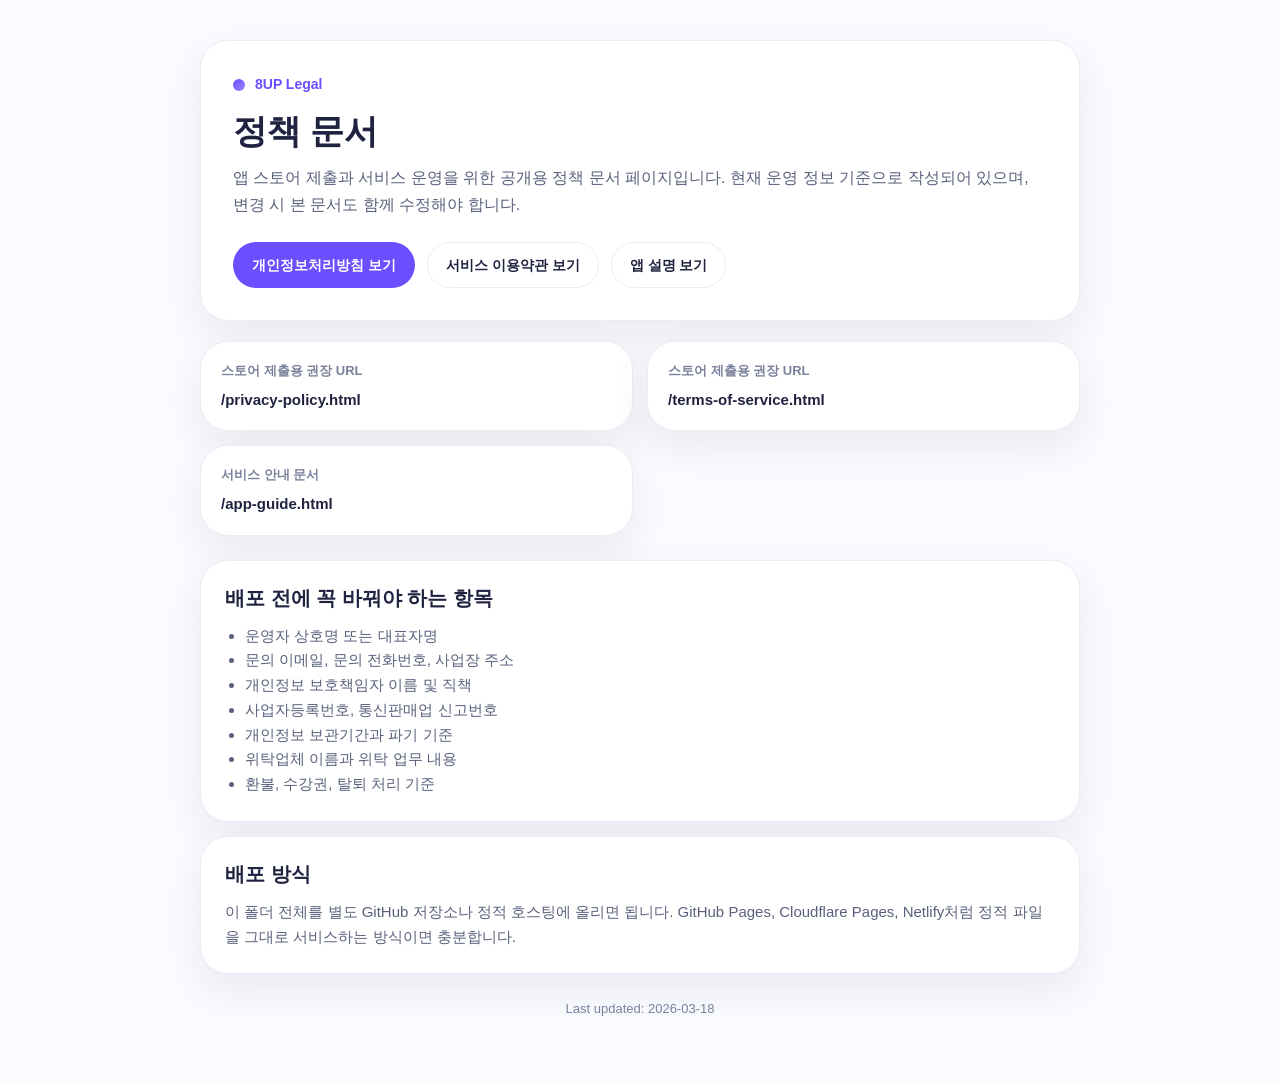
<file: index.html>
<!doctype html>
<html lang="ko">
  <head>
    <meta charset="utf-8" />
    <meta name="viewport" content="width=device-width, initial-scale=1" />
    <title>8UP 정책 문서</title>
    <link rel="stylesheet" href="./styles.css" />
  </head>
  <body>
    <main class="shell">
      <section class="hero">
        <div class="brand">
          <span class="brand-mark"></span>
          <span>8UP Legal</span>
        </div>
        <h1>정책 문서</h1>
        <p class="summary">
          앱 스토어 제출과 서비스 운영을 위한 공개용 정책 문서 페이지입니다.
          현재 운영 정보 기준으로 작성되어 있으며, 변경 시 본 문서도 함께 수정해야 합니다.
        </p>
        <div class="link-row">
          <a class="button-link primary" href="./privacy-policy.html"
            >개인정보처리방침 보기</a
          >
          <a class="button-link" href="./terms-of-service.html"
            >서비스 이용약관 보기</a
          >
          <a class="button-link" href="./app-guide.html">앱 설명 보기</a>
        </div>
      </section>

      <div class="info-grid">
        <article class="card">
          <p class="card-label">스토어 제출용 권장 URL</p>
          <p class="card-value">/privacy-policy.html</p>
        </article>
        <article class="card">
          <p class="card-label">스토어 제출용 권장 URL</p>
          <p class="card-value">/terms-of-service.html</p>
        </article>
        <article class="card">
          <p class="card-label">서비스 안내 문서</p>
          <p class="card-value">/app-guide.html</p>
        </article>
      </div>

      <section class="section-list">
        <article class="section">
          <h2>배포 전에 꼭 바꿔야 하는 항목</h2>
          <ul>
            <li>운영자 상호명 또는 대표자명</li>
            <li>문의 이메일, 문의 전화번호, 사업장 주소</li>
            <li>개인정보 보호책임자 이름 및 직책</li>
            <li>사업자등록번호, 통신판매업 신고번호</li>
            <li>개인정보 보관기간과 파기 기준</li>
            <li>위탁업체 이름과 위탁 업무 내용</li>
            <li>환불, 수강권, 탈퇴 처리 기준</li>
          </ul>
        </article>

        <article class="section">
          <h2>배포 방식</h2>
          <p>
            이 폴더 전체를 별도 GitHub 저장소나 정적 호스팅에 올리면 됩니다.
            GitHub Pages, Cloudflare Pages, Netlify처럼 정적 파일을 그대로 서비스하는
            방식이면 충분합니다.
          </p>
        </article>
      </section>

      <p class="footer">Last updated: 2026-03-18</p>
    </main>
  </body>
</html>
</file>
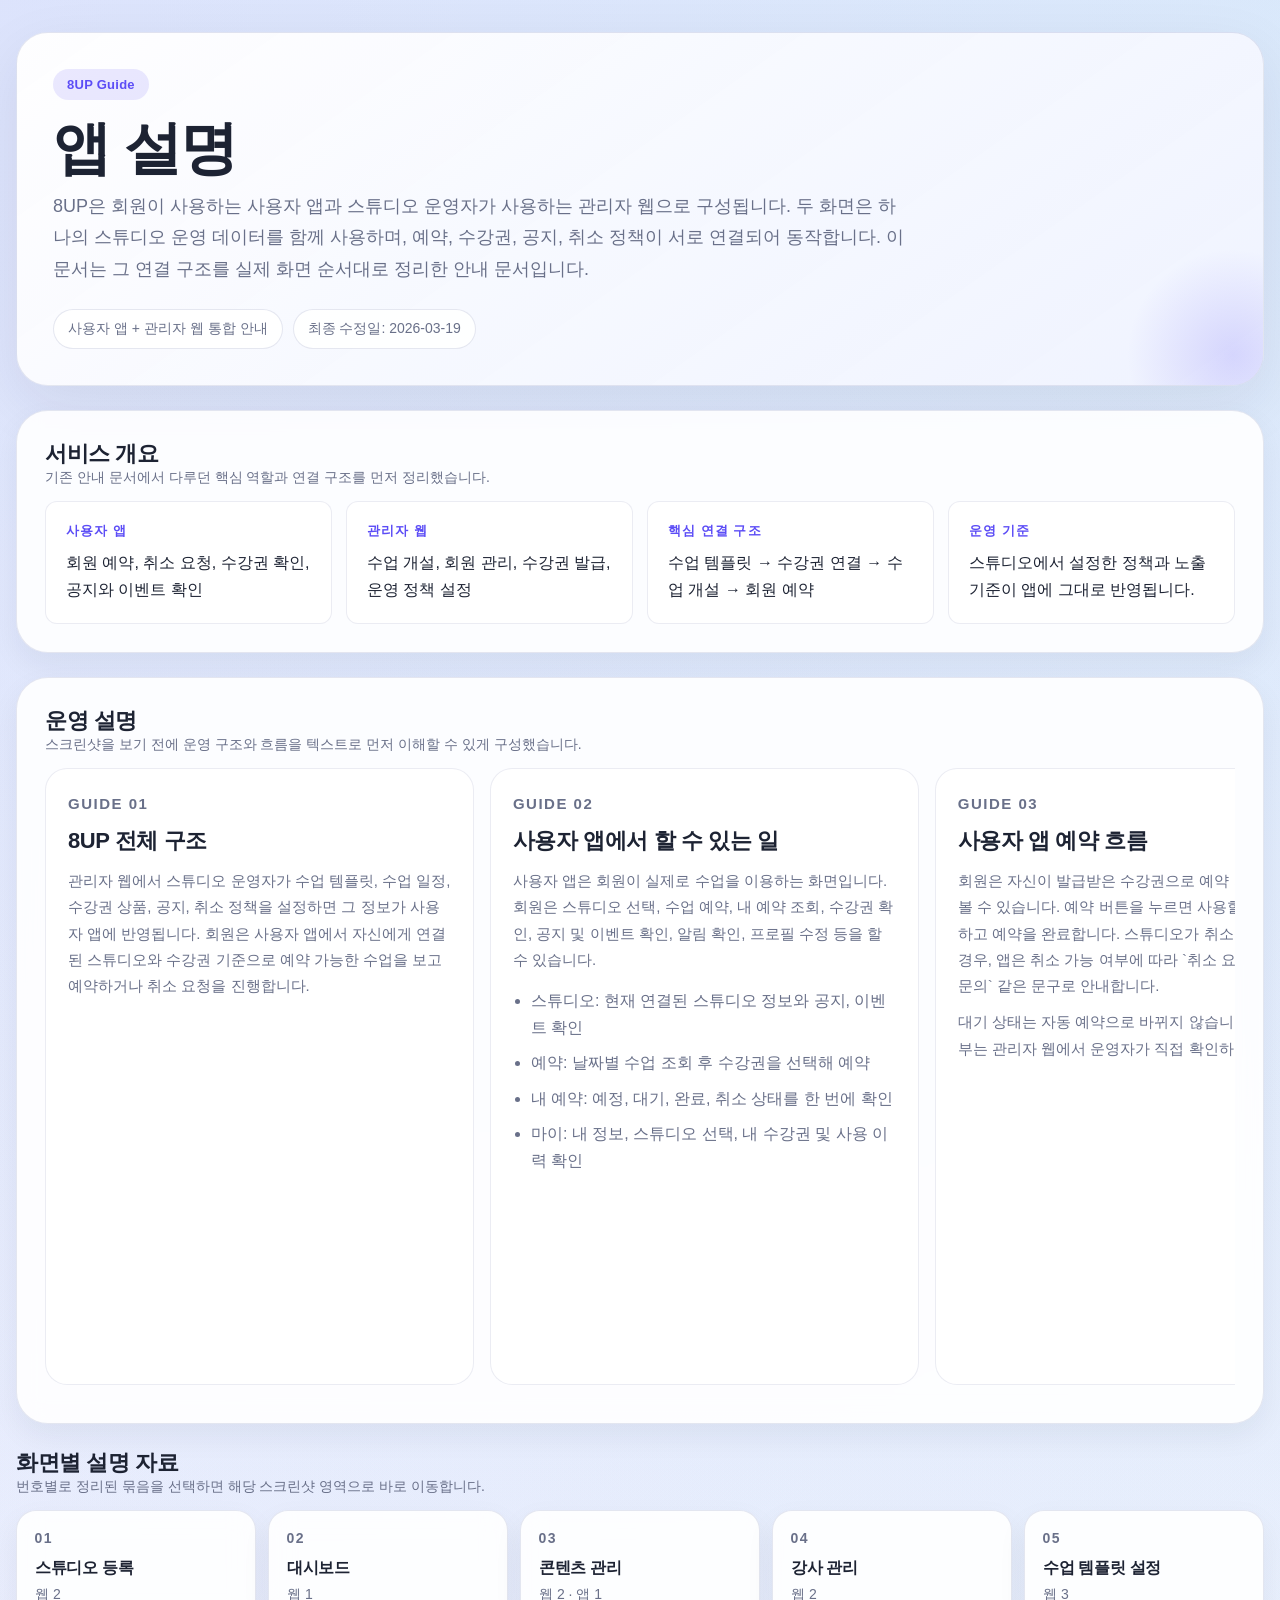
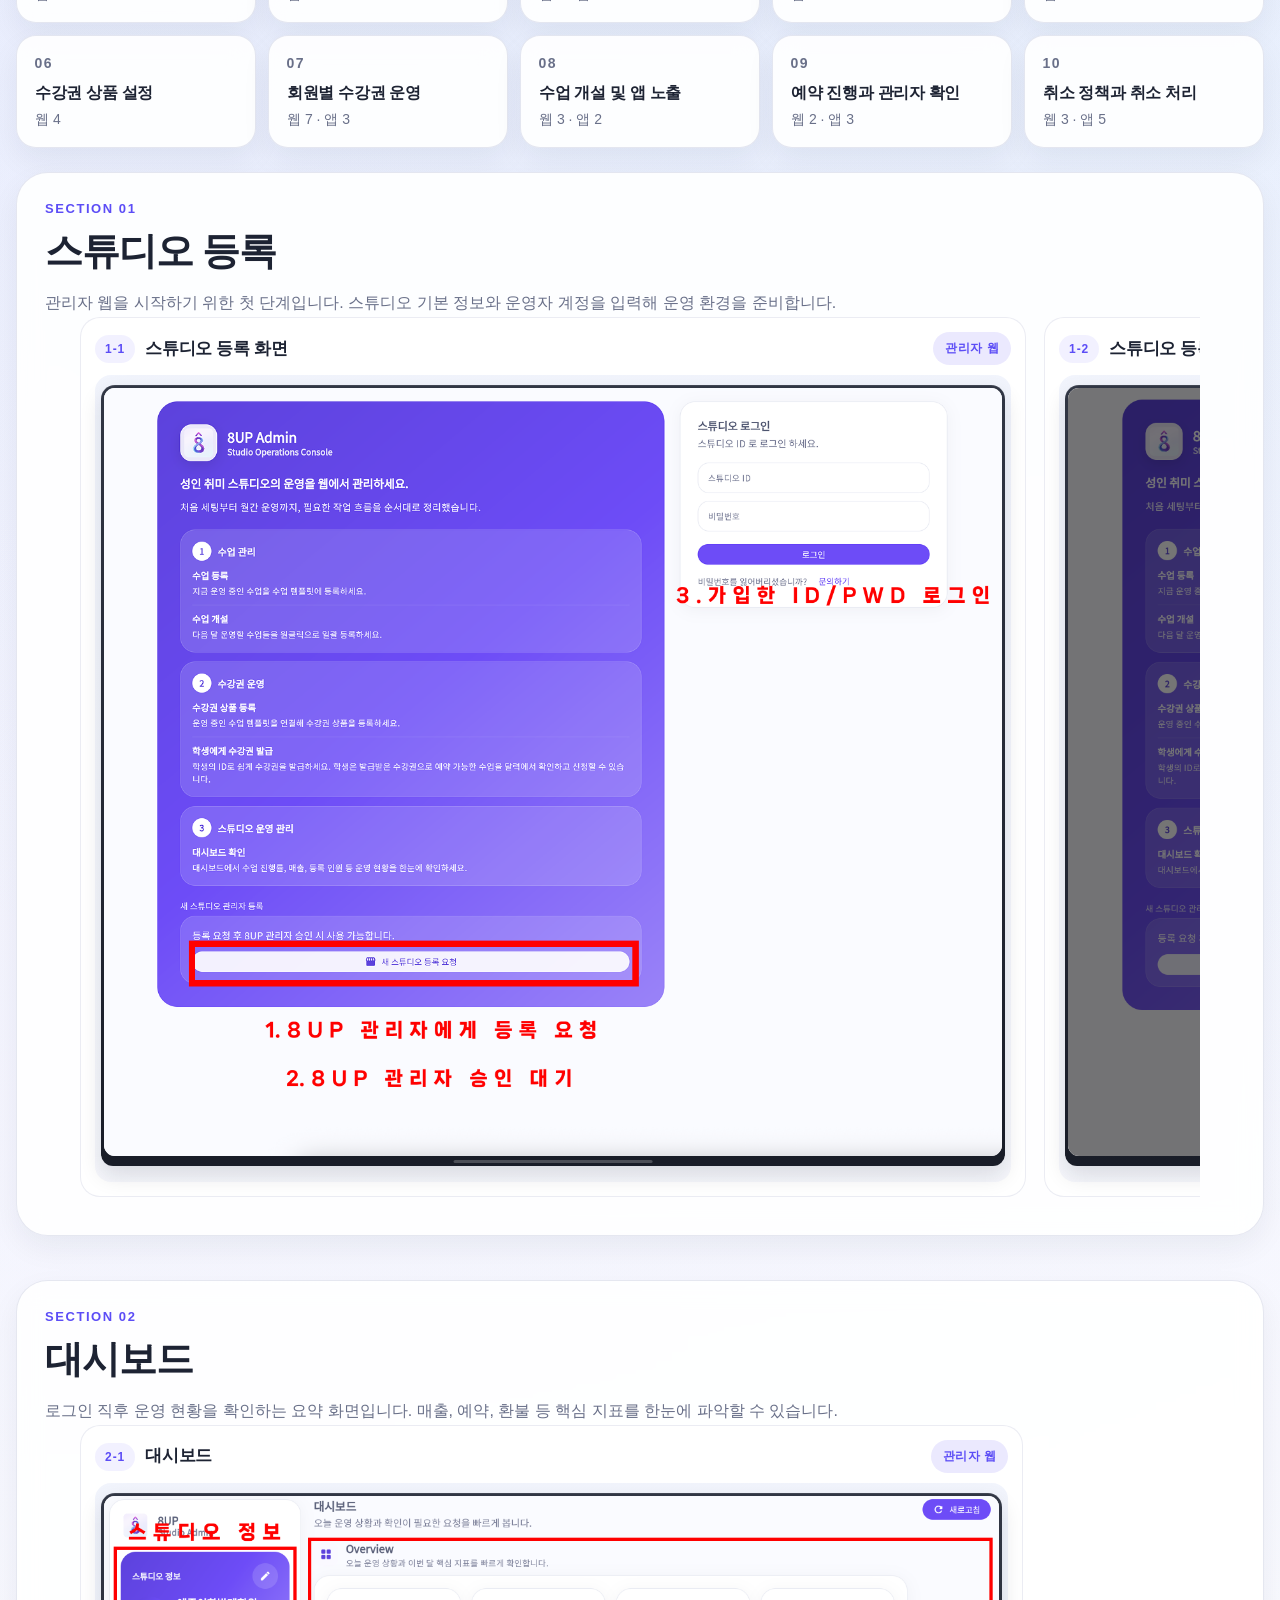
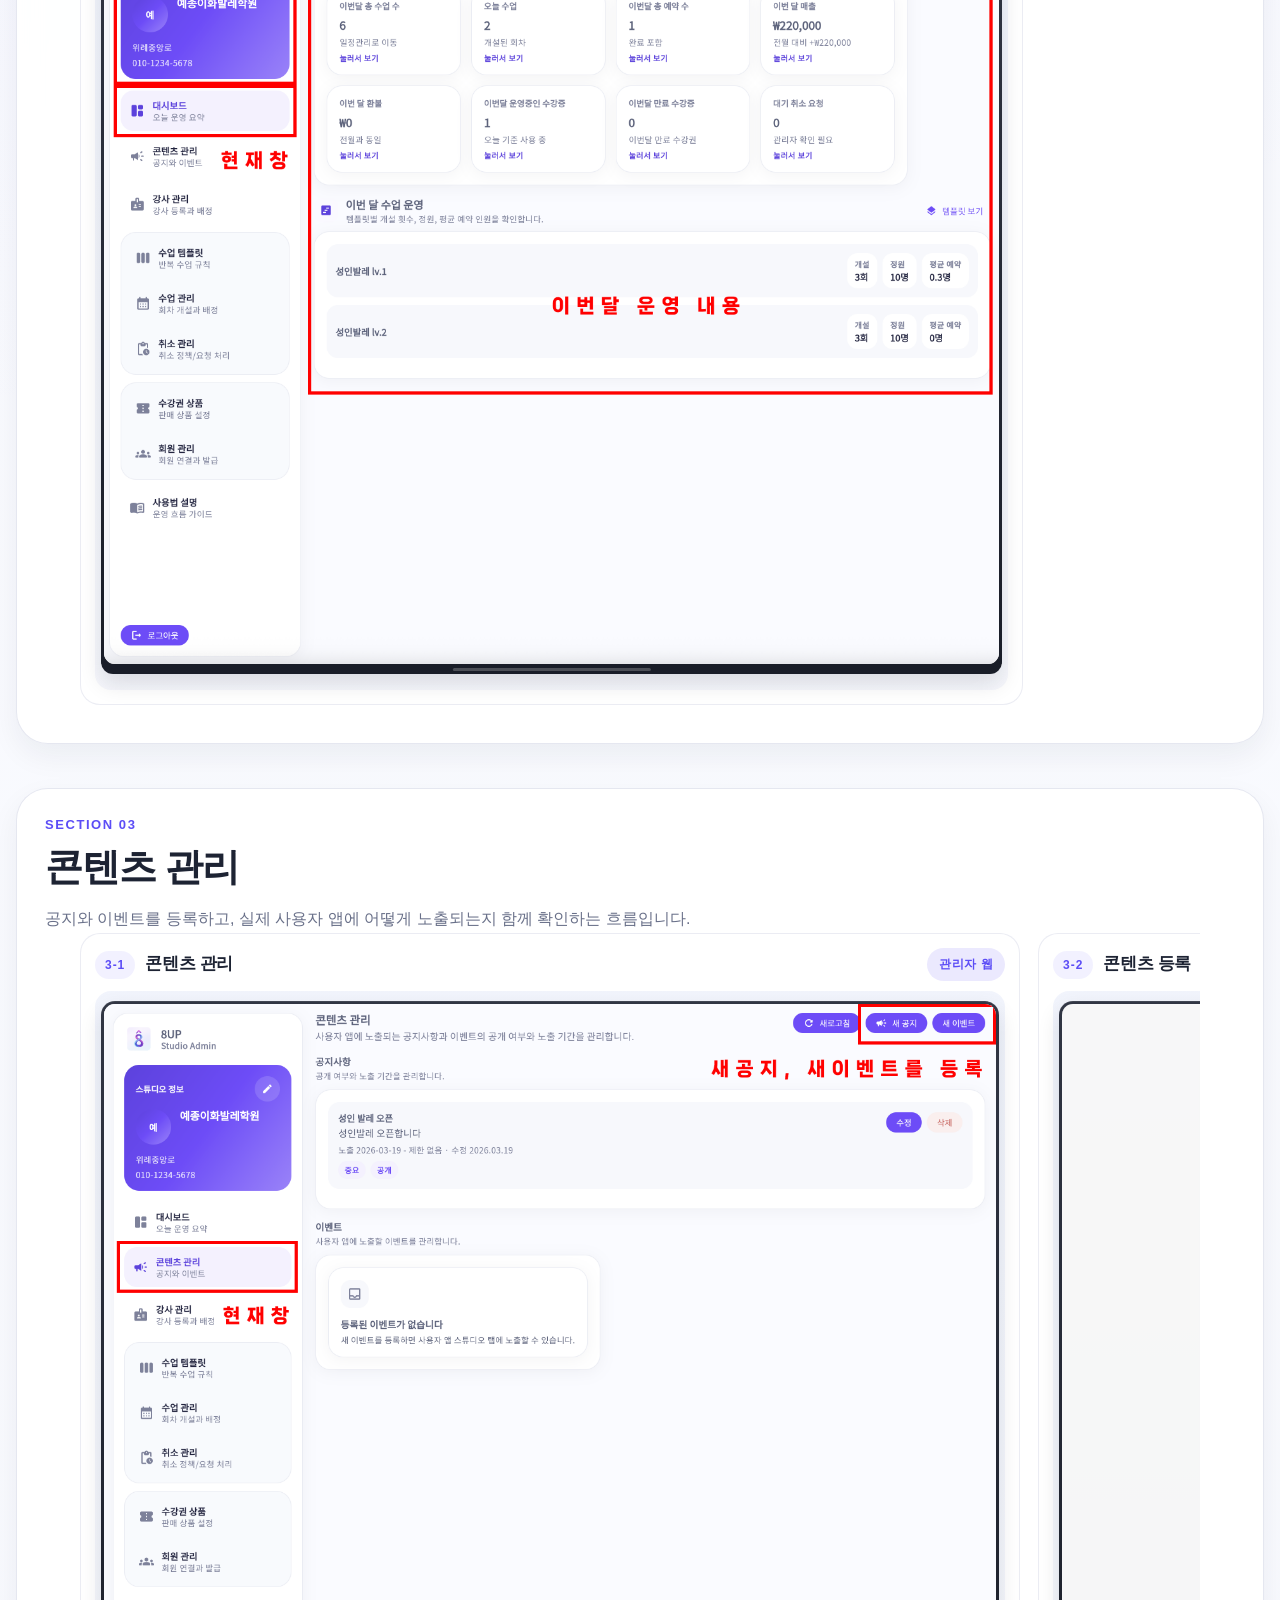
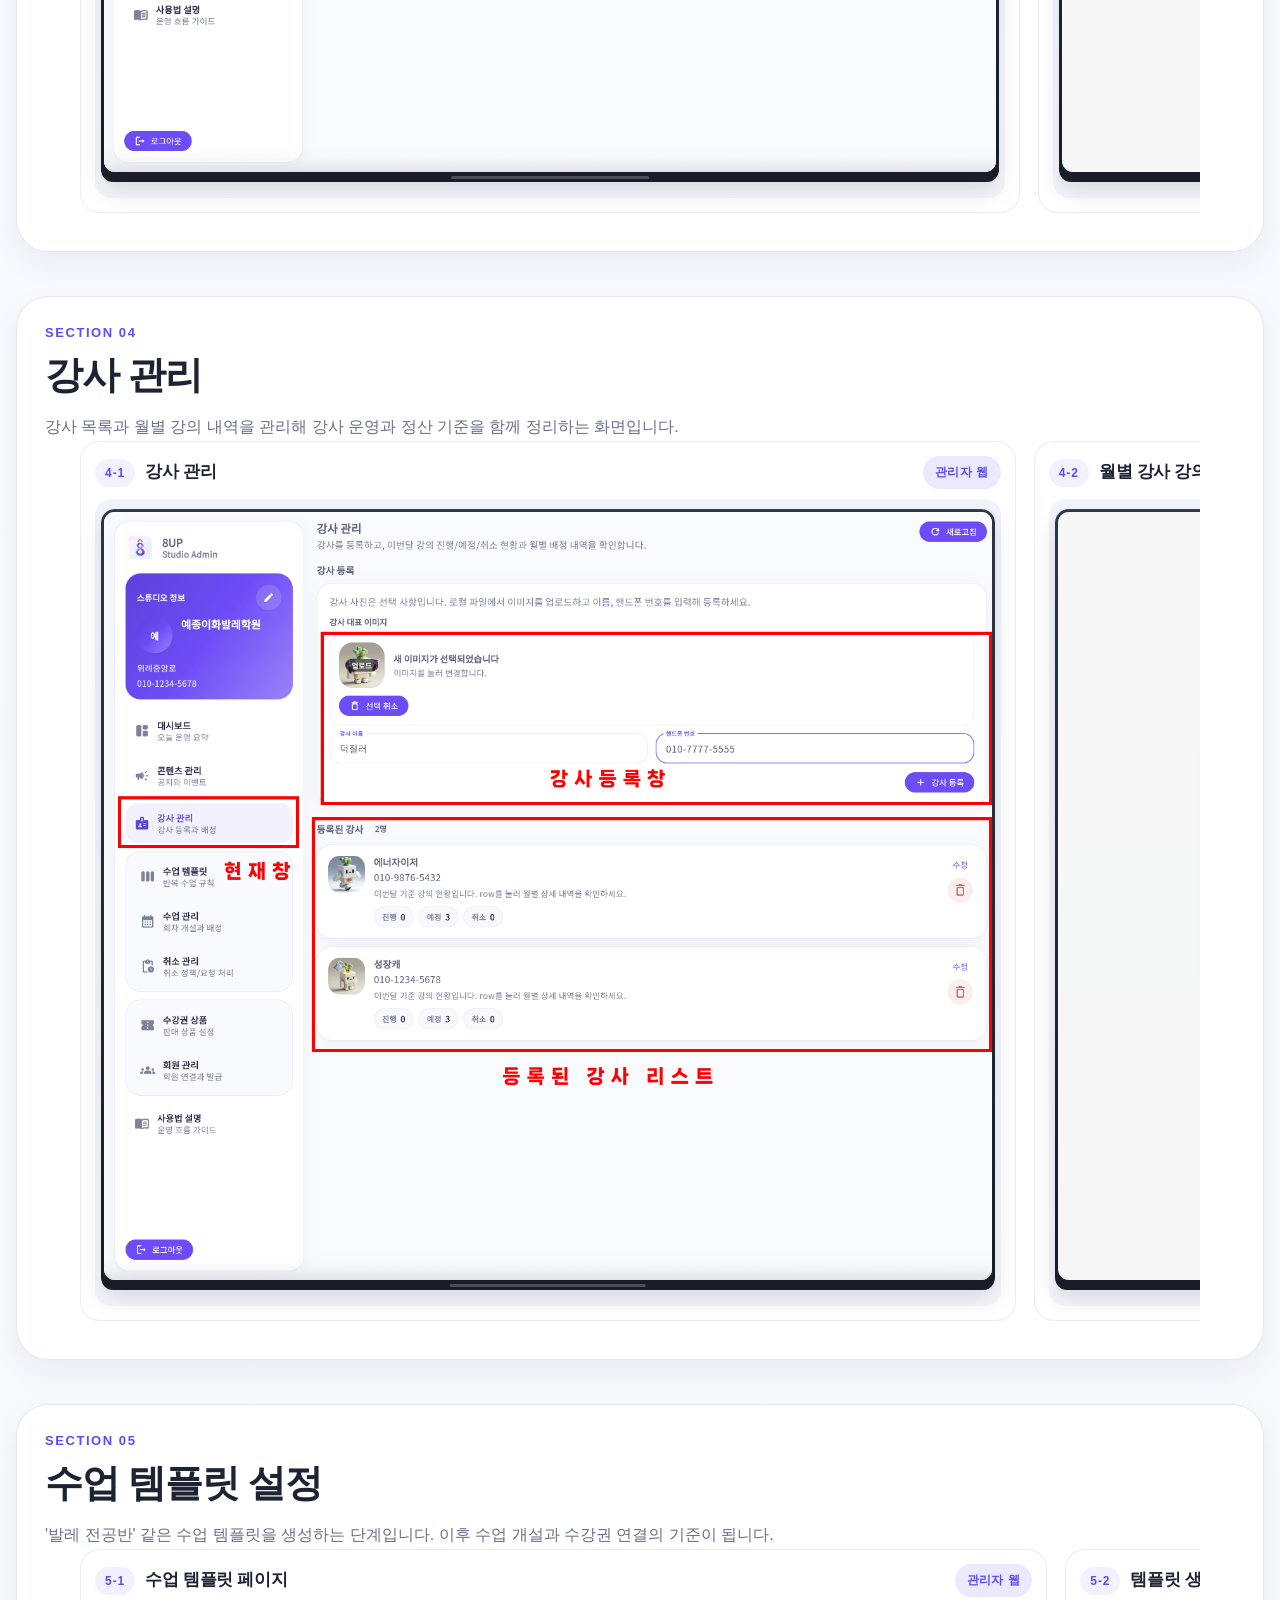
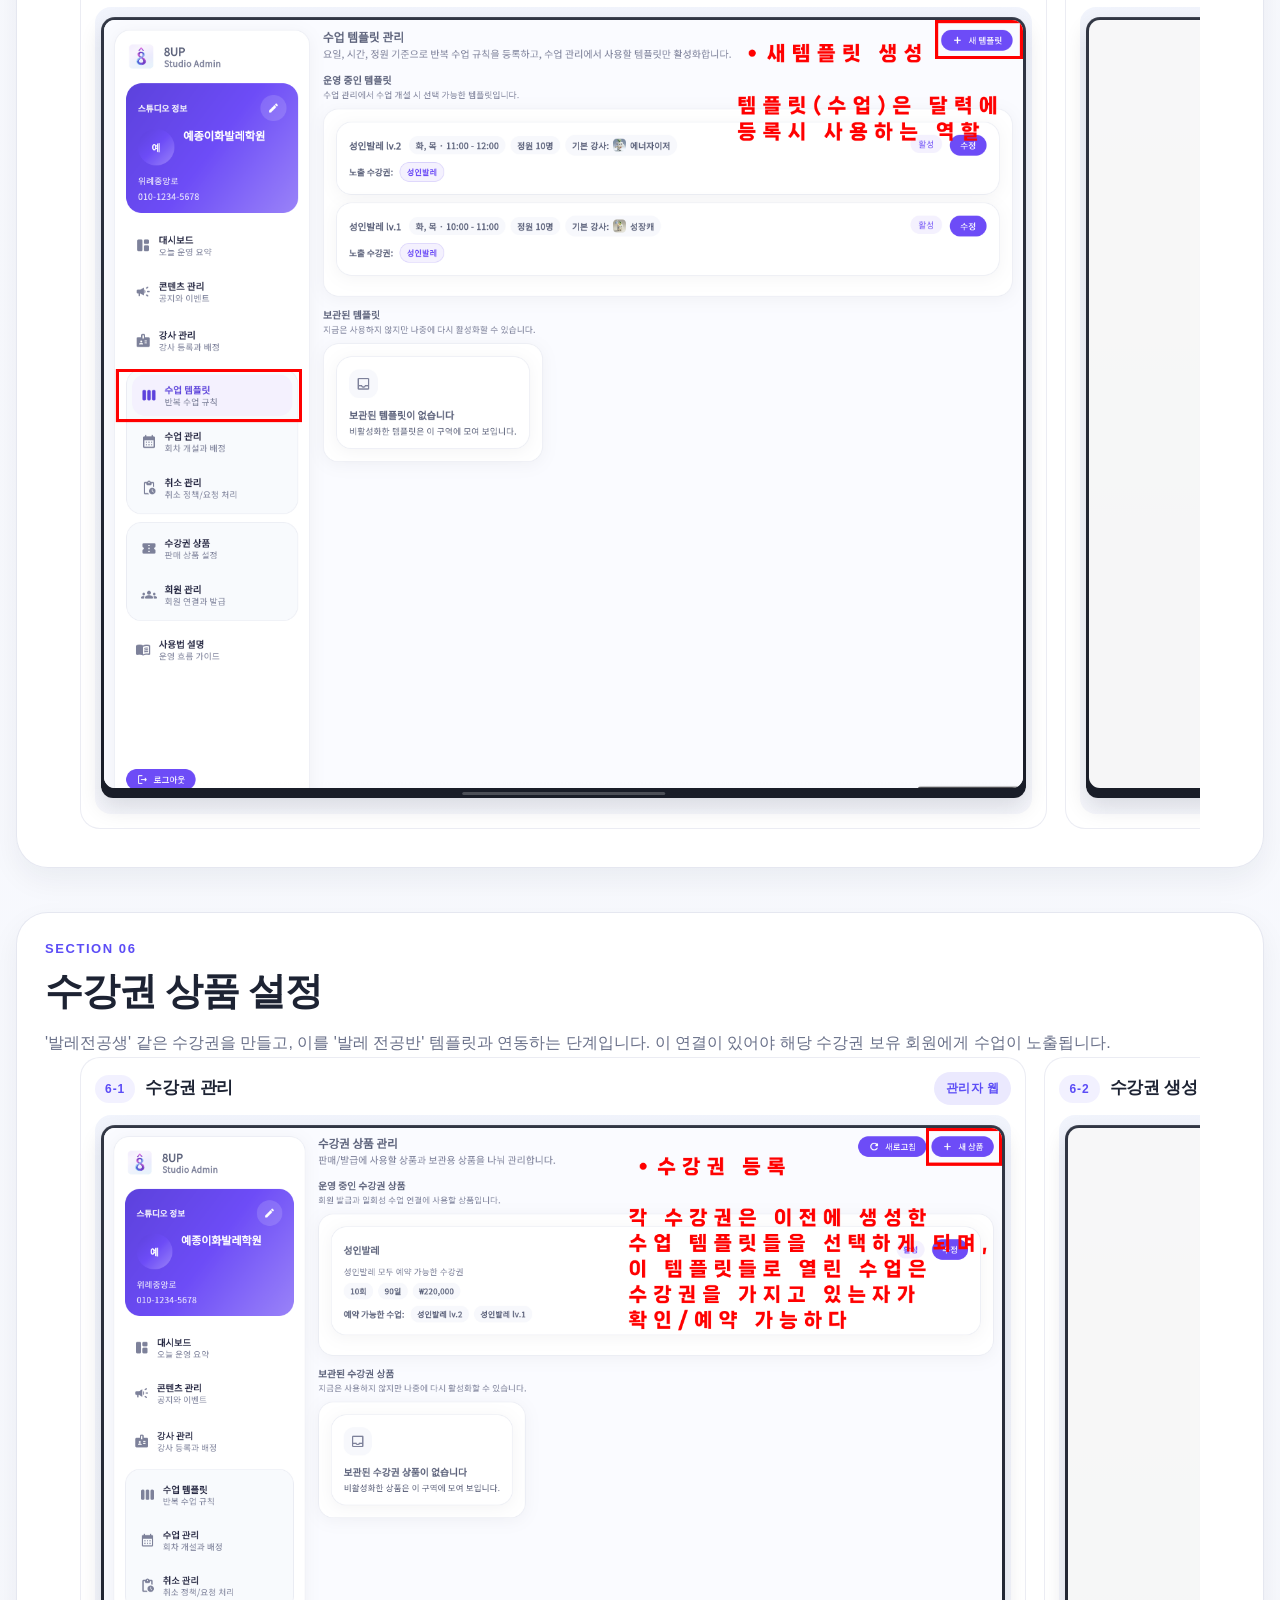
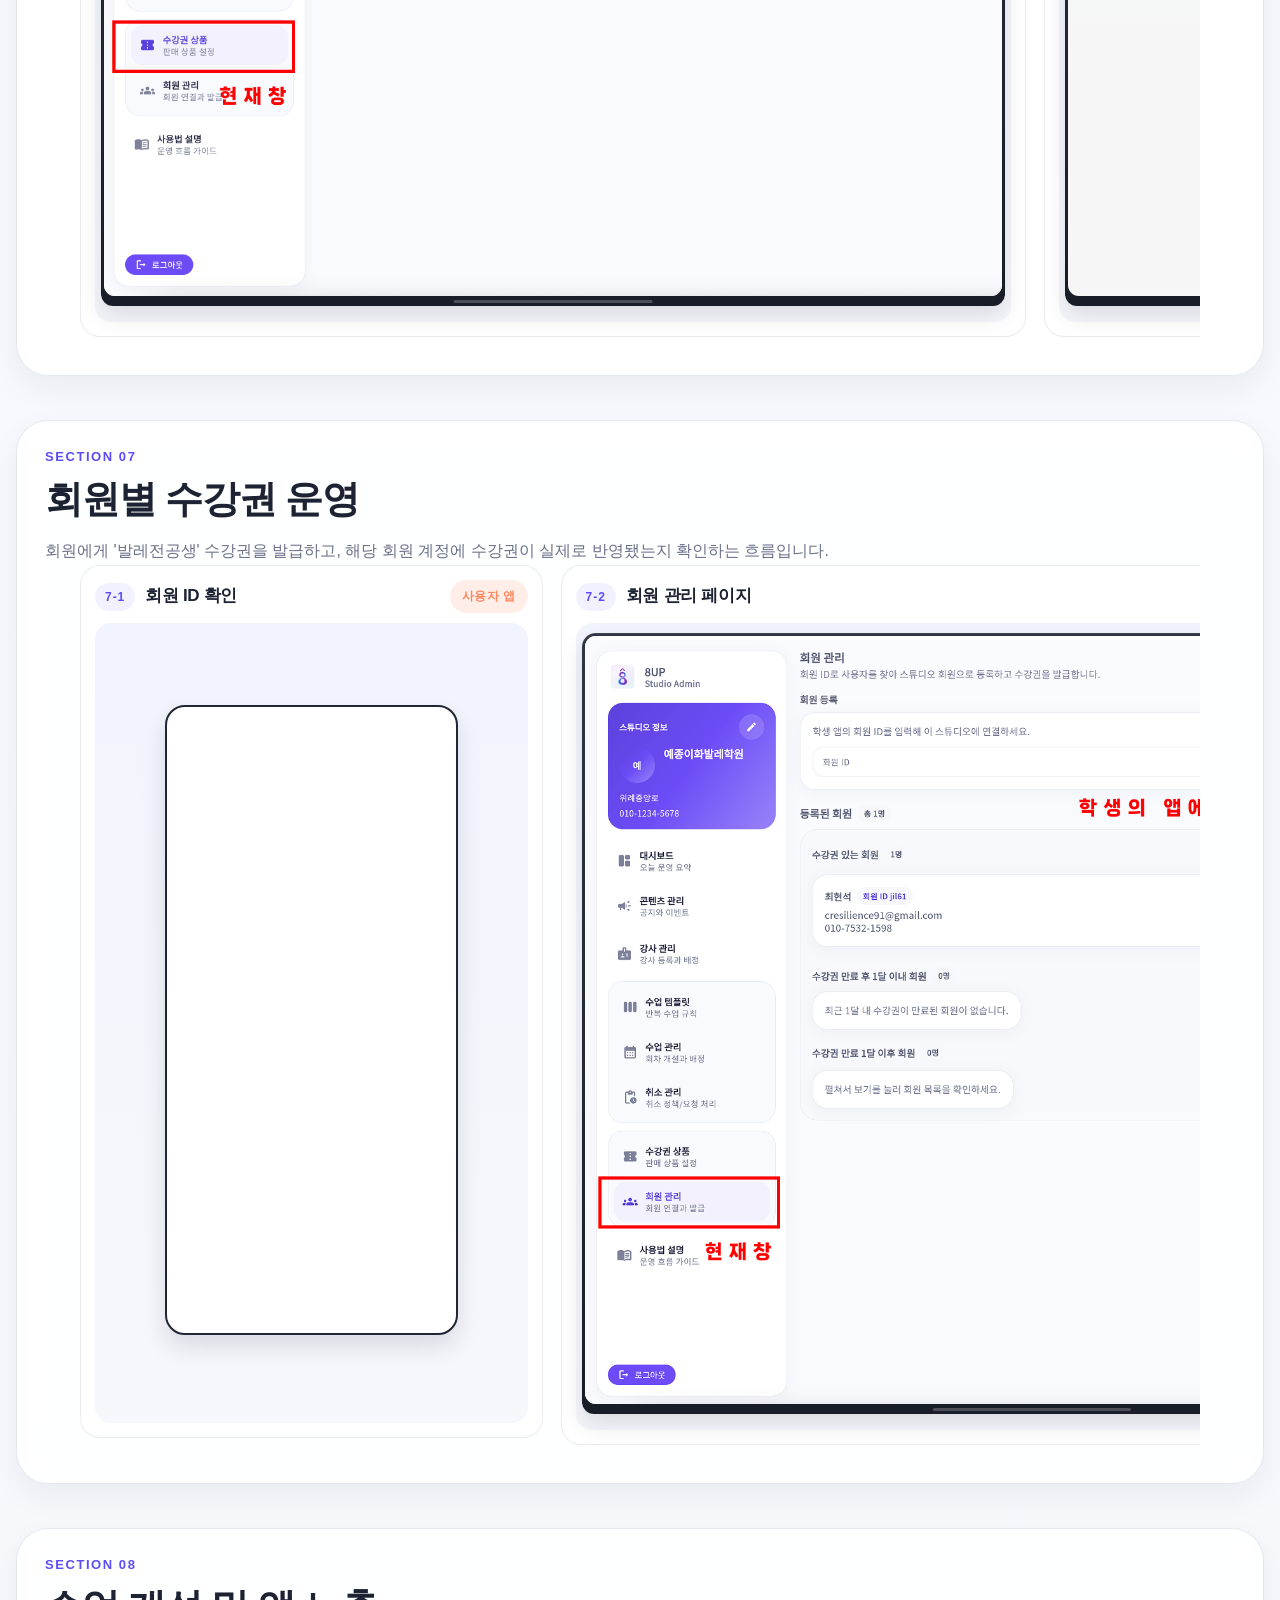
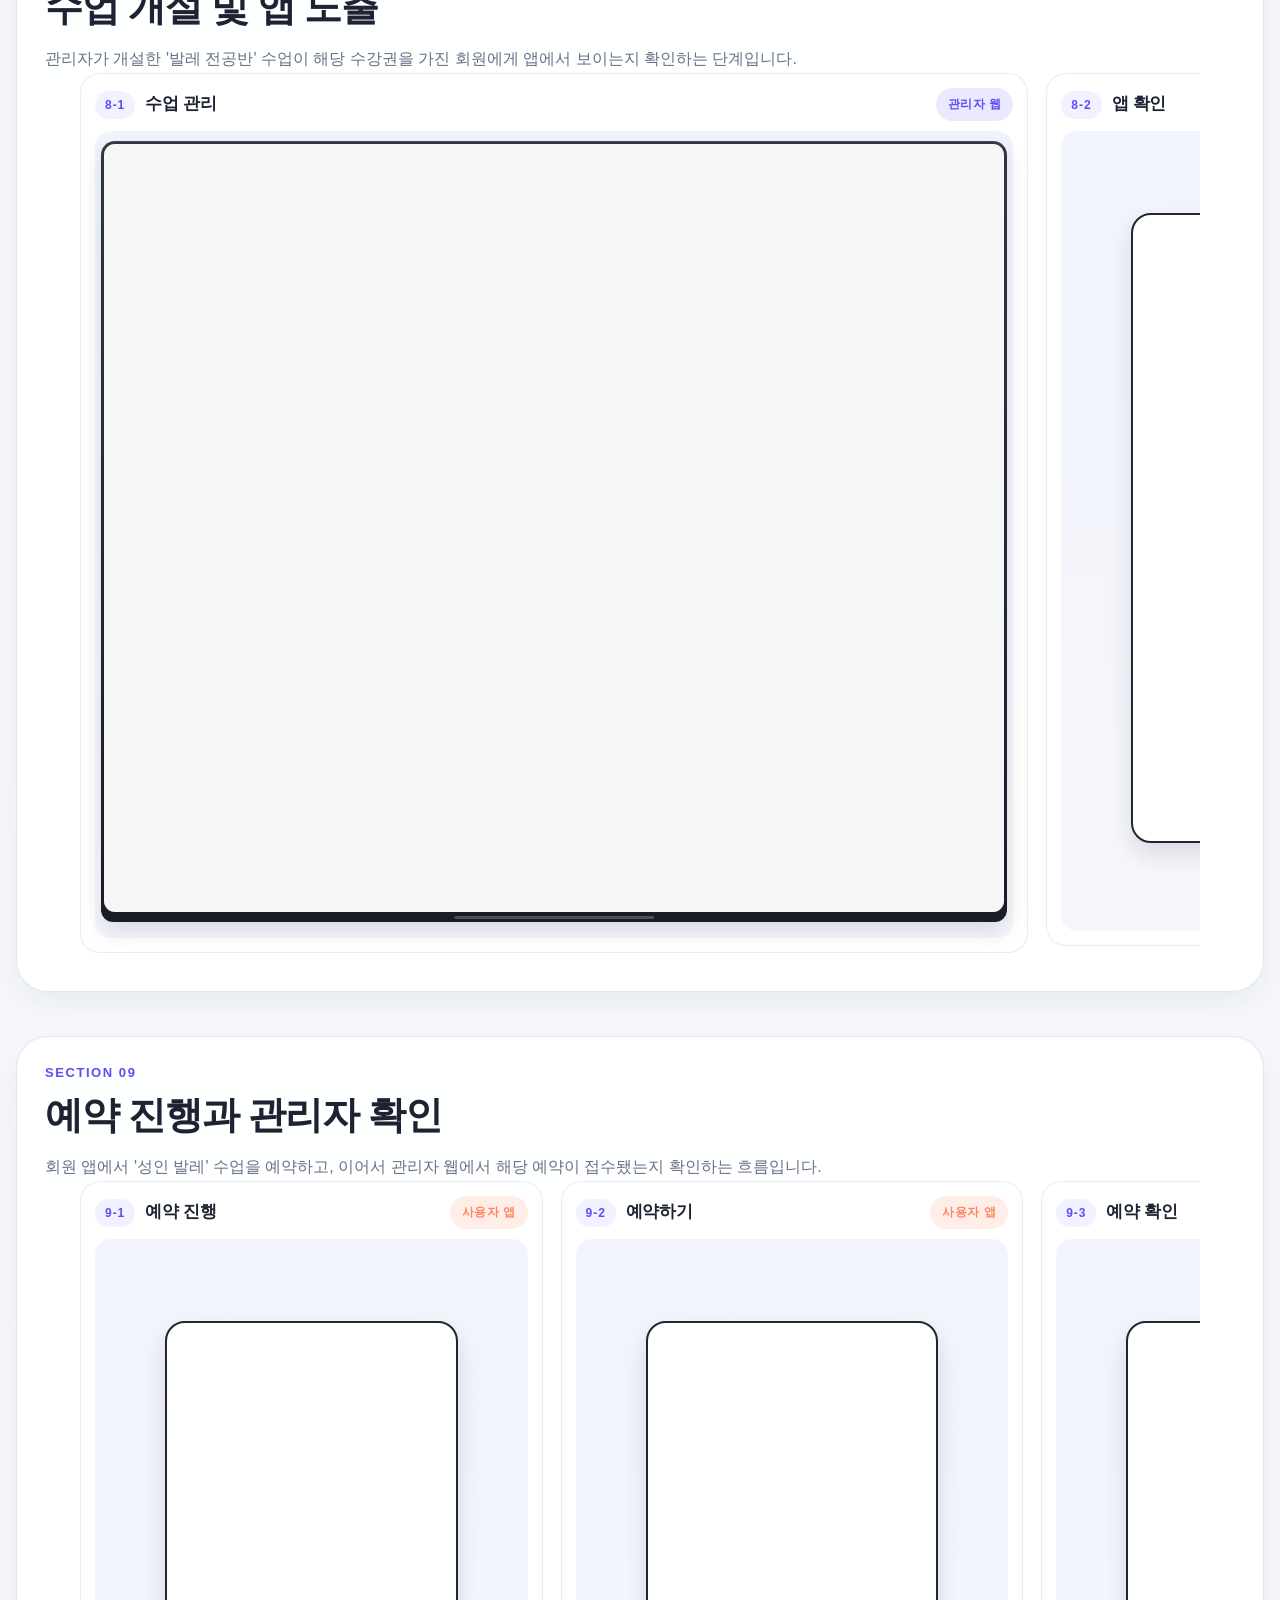
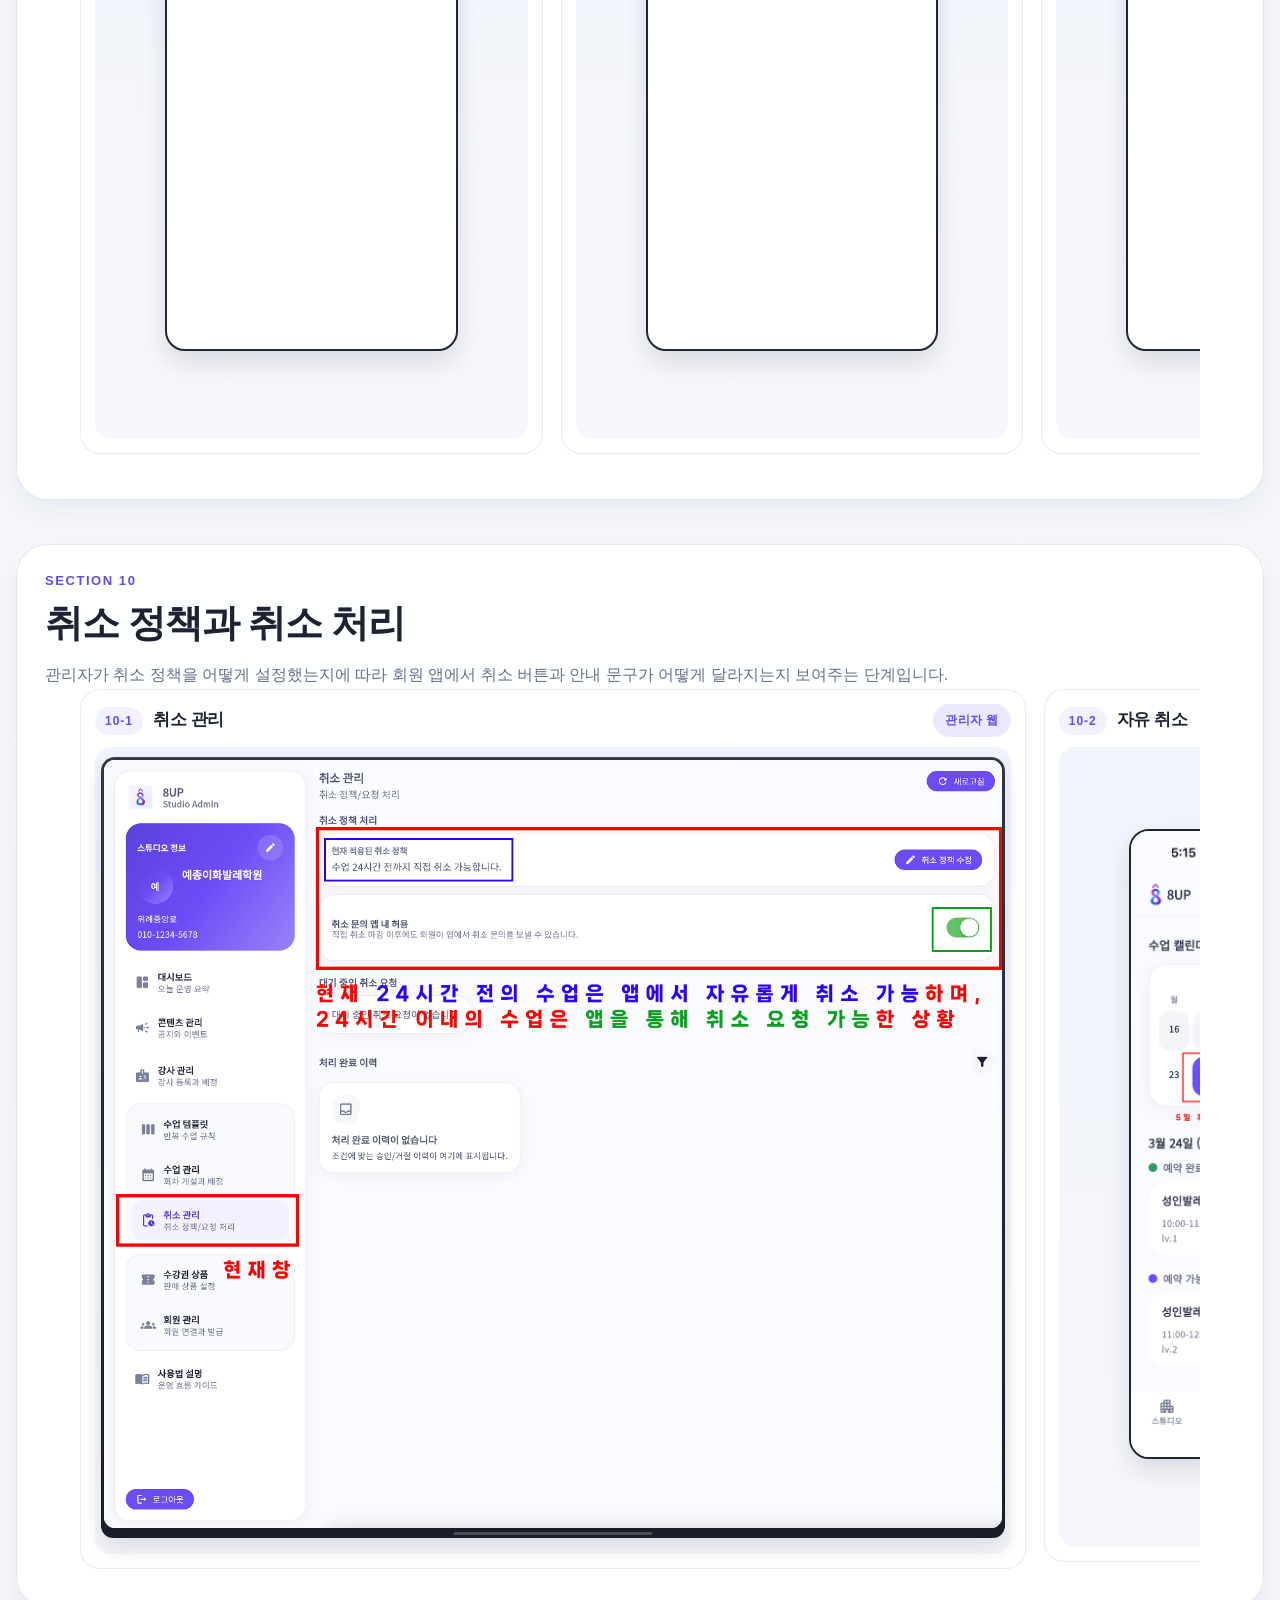
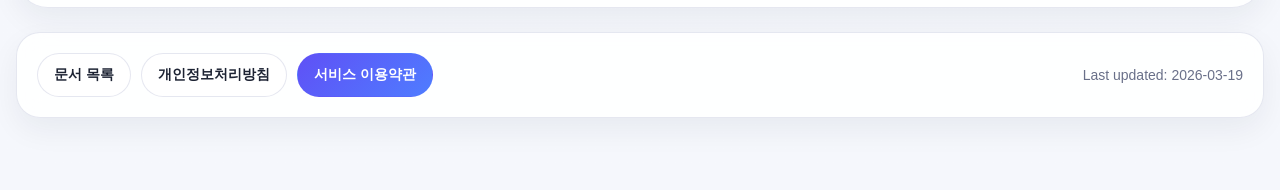
<file: app-guide.html>
<!doctype html>
<html lang="ko">
  <head>
    <meta charset="utf-8" />
    <meta name="viewport" content="width=device-width, initial-scale=1" />
    <title>8UP 앱 설명</title>
    <style>
      :root {
        --bg: #f5f7fc;
        --panel: rgba(255, 255, 255, 0.9);
        --text: #1d2333;
        --muted: #697089;
        --border: rgba(112, 123, 170, 0.18);
        --accent: #5c4df6;
        --accent-soft: rgba(92, 77, 246, 0.12);
        --app: #ff875f;
        --app-soft: rgba(255, 135, 95, 0.14);
        --web: #5c4df6;
        --web-soft: rgba(92, 77, 246, 0.12);
        --shadow: 0 20px 60px rgba(24, 29, 55, 0.08);
        --shadow-soft: 0 12px 30px rgba(24, 29, 55, 0.06);
        --radius-xl: 32px;
        --radius-lg: 24px;
        --radius-md: 18px;
        --preview-height: 800px;
      }

      * { box-sizing: border-box; }
      html { scroll-behavior: smooth; }
      body {
        margin: 0;
        font-family: "Pretendard", "Apple SD Gothic Neo", "Noto Sans KR", sans-serif;
        color: var(--text);
        background:
          radial-gradient(circle at top left, rgba(92, 77, 246, 0.12), transparent 28%),
          radial-gradient(circle at top right, rgba(38, 198, 218, 0.10), transparent 22%),
          linear-gradient(180deg, #fafbff 0%, #f5f7fc 100%);
      }

      a { color: inherit; text-decoration: none; }
      button { font: inherit; }

      .page {
        width: min(1320px, calc(100vw - 32px));
        margin: 0 auto;
        padding: 32px 0 72px;
      }

      .hero {
        position: relative;
        overflow: hidden;
        padding: 36px;
        border: 1px solid var(--border);
        border-radius: var(--radius-xl);
        background: linear-gradient(145deg, rgba(255,255,255,0.96), rgba(240,243,255,0.92));
        box-shadow: var(--shadow);
      }

      .hero::after {
        content: "";
        position: absolute;
        inset: auto -80px -80px auto;
        width: 220px;
        height: 220px;
        border-radius: 50%;
        background: radial-gradient(circle, rgba(92, 77, 246, 0.18), transparent 68%);
        pointer-events: none;
      }

      .eyebrow {
        display: inline-flex;
        align-items: center;
        padding: 8px 14px;
        border-radius: 999px;
        background: var(--accent-soft);
        color: var(--accent);
        font-size: 13px;
        font-weight: 700;
        letter-spacing: 0.02em;
      }

      .hero h1 {
        margin: 18px 0 12px;
        font-size: clamp(36px, 5vw, 58px);
        line-height: 1.05;
        letter-spacing: -0.03em;
      }

      .hero p {
        max-width: 860px;
        margin: 0;
        font-size: 18px;
        line-height: 1.75;
        color: var(--muted);
      }

      .hero-meta, .overview, .text-guide, .toc, .guide-section, .footer-nav {
        margin-top: 24px;
      }

      .hero-meta {
        display: flex;
        flex-wrap: wrap;
        gap: 10px;
      }

      .pill {
        display: inline-flex;
        align-items: center;
        padding: 10px 14px;
        border-radius: 999px;
        background: rgba(255,255,255,0.88);
        border: 1px solid var(--border);
        color: var(--muted);
        font-size: 14px;
      }

      .overview, .text-guide, .guide-section, .footer-nav {
        border: 1px solid var(--border);
        background: var(--panel);
        backdrop-filter: blur(12px);
        box-shadow: var(--shadow-soft);
      }

      .overview, .text-guide, .guide-section {
        padding: 28px;
        border-radius: var(--radius-xl);
      }

      .toc-card {
        border: 1px solid var(--border);
        background: var(--panel);
        backdrop-filter: blur(12px);
        box-shadow: var(--shadow-soft);
      }

      .overview-grid {
        display: grid;
        grid-template-columns: repeat(4, minmax(0, 1fr));
        gap: 14px;
      }

      .overview-card {
        padding: 20px;
        border-radius: 12px;
        background: rgba(255,255,255,0.82);
        border: 1px solid rgba(112, 123, 170, 0.14);
      }

      .overview-label {
        margin: 0 0 10px;
        color: var(--accent);
        font-size: 13px;
        font-weight: 800;
        letter-spacing: 0.08em;
      }

      .overview-value {
        margin: 0;
        color: var(--text);
        line-height: 1.65;
        font-size: 16px;
      }

      .text-guide-grid {
        display: flex;
        flex-wrap: nowrap;
        gap: 16px;
        overflow-x: auto;
        overscroll-behavior-x: contain;
        scroll-snap-type: x proximity;
        scroll-padding-left: 0;
        padding-bottom: 10px;
        -webkit-overflow-scrolling: touch;
      }

      .text-guide-grid::-webkit-scrollbar {
        height: 10px;
      }

      .text-guide-grid::-webkit-scrollbar-track {
        background: rgba(92, 77, 246, 0.06);
        border-radius: 999px;
      }

      .text-guide-grid::-webkit-scrollbar-thumb {
        background: rgba(92, 77, 246, 0.24);
        border-radius: 999px;
      }

      .text-guide-card {
        flex: 0 0 calc((100% - 32px) / 2.7);
        max-width: calc((100% - 32px) / 2.7);
        padding: 22px;
        border-radius: 22px;
        background: rgba(255,255,255,0.82);
        border: 1px solid rgba(112, 123, 170, 0.14);
        scroll-snap-align: start;
      }

      .text-guide-step {
        margin: 0 0 10px;
        color: var(--accent);
        font-size: 12px;
        font-weight: 800;
        letter-spacing: 0.1em;
        text-transform: uppercase;
      }

      .text-guide-card h3 {
        margin: 0 0 12px;
        font-size: 22px;
        line-height: 1.3;
        letter-spacing: -0.02em;
      }

      .text-guide-card p {
        margin: 0 0 10px;
        color: var(--muted);
        line-height: 1.75;
        font-size: 15px;
      }

      .text-guide-card p:last-of-type {
        margin-bottom: 0;
      }

      .text-guide-card ul {
        margin: 14px 0 0;
        padding-left: 18px;
        color: var(--muted);
      }

      .text-guide-card li {
        line-height: 1.7;
      }

      .text-guide-card li + li {
        margin-top: 8px;
      }

      .toc-title {
        display: flex;
        align-items: center;
        justify-content: space-between;
        margin-bottom: 14px;
      }

      .toc-title h2 {
        margin: 0;
        font-size: 22px;
        letter-spacing: -0.02em;
      }

      .toc-title p {
        margin: 0;
        color: var(--muted);
        font-size: 14px;
      }

      .toc-grid {
        display: grid;
        grid-template-columns: repeat(5, minmax(0, 1fr));
        gap: 12px;
      }

      .toc-card {
        padding: 18px;
        border-radius: 20px;
        transition: transform 160ms ease, box-shadow 160ms ease, border-color 160ms ease;
      }

      .toc-card:hover {
        transform: translateY(-2px);
        border-color: rgba(92, 77, 246, 0.3);
        box-shadow: 0 18px 36px rgba(24, 29, 55, 0.10);
      }

      .toc-step {
        display: inline-flex;
        margin-bottom: 12px;
        color: var(--accent);
        font-size: 13px;
        font-weight: 800;
        letter-spacing: 0.1em;
      }

      .toc-card strong {
        display: block;
        margin-bottom: 6px;
        font-size: 16px;
        letter-spacing: -0.02em;
      }

      .toc-card span {
        color: var(--muted);
        font-size: 14px;
      }

      .guide-stack {
        display: flex;
        flex-direction: column;
        gap: 20px;
        min-width: 0;
      }

      .guide-section {
        min-width: 0;
        overflow: hidden;
      }

      .section-top {
        display: flex;
        align-items: flex-end;
        justify-content: space-between;
        gap: 20px;
      }

      .section-eyebrow {
        margin: 0 0 10px;
        color: var(--accent);
        font-size: 13px;
        font-weight: 800;
        letter-spacing: 0.12em;
        text-transform: uppercase;
      }

      .guide-section h2 {
        margin: 0;
        font-size: clamp(26px, 3.2vw, 38px);
        letter-spacing: -0.03em;
      }

      .section-description {
        margin: 12px 0 0;
        max-width: none;
        color: var(--muted);
        line-height: 1.75;
        font-size: 16px;
      }

      .device-badge {
        display: inline-flex;
        align-items: center;
        justify-content: center;
        padding: 8px 12px;
        border-radius: 999px;
        font-size: 12px;
        font-weight: 800;
        letter-spacing: 0.04em;
      }

      .is-web {
        background: var(--web-soft);
        color: var(--web);
      }

      .is-app {
        background: var(--app-soft);
        color: var(--app);
      }

      .shot-rail {
        width: min(1120px, 100%);
        max-width: 100%;
        margin: 0 auto;
        overflow: hidden;
      }

      .shot-grid {
        display: flex;
        flex-wrap: nowrap;
        width: 100%;
        max-width: 100%;
        gap: 18px;
        align-items: flex-start;
        justify-content: flex-start;
        overflow-x: auto;
        overscroll-behavior-x: contain;
        scroll-snap-type: x proximity;
        scroll-padding-left: 0;
        padding-bottom: 10px;
        -webkit-overflow-scrolling: touch;
      }

      .shot-grid::-webkit-scrollbar {
        height: 10px;
      }

      .shot-grid::-webkit-scrollbar-track {
        background: rgba(92, 77, 246, 0.06);
        border-radius: 999px;
      }

      .shot-grid::-webkit-scrollbar-thumb {
        background: rgba(92, 77, 246, 0.24);
        border-radius: 999px;
      }

      .shot-card {
        display: flex;
        flex-direction: column;
        gap: 10px;
        flex: 0 0 auto;
        width: fit-content;
        min-width: 320px;
        max-width: min(82vw, 1240px);
        padding: 14px;
        border-radius: 20px;
        background: rgba(255,255,255,0.96);
        border: 1px solid rgba(112, 123, 170, 0.14);
        scroll-snap-align: start;
      }

      .shot-meta {
        display: flex;
        align-items: center;
        justify-content: flex-start;
        gap: 10px;
        min-width: 0;
      }

      .shot-step {
        display: inline-flex;
        align-items: center;
        padding: 7px 10px;
        border-radius: 999px;
        background: rgba(92, 77, 246, 0.08);
        color: var(--accent);
        font-size: 12px;
        font-weight: 800;
        letter-spacing: 0.08em;
        flex-shrink: 0;
      }

      .shot-card h3 {
        margin: 0;
        flex: 1 1 auto;
        min-width: 0;
        font-size: 17px;
        line-height: 1.2;
        letter-spacing: -0.02em;
        white-space: nowrap;
        overflow: hidden;
        text-overflow: ellipsis;
      }

      .device-badge {
        flex-shrink: 0;
      }

      .shot-button {
        display: block;
        border: 0;
        padding: 0;
        width: fit-content;
        max-width: 100%;
        border-radius: 22px;
        background: transparent;
        cursor: zoom-in;
      }

      .shot-viewport {
        min-height: var(--preview-height);
        width: fit-content;
        max-width: 100%;
        display: flex;
        align-items: center;
        justify-content: center;
        padding: 10px 6px 16px;
        border-radius: 16px;
        background:
          linear-gradient(180deg, rgba(240, 243, 252, 0.9), rgba(246, 247, 252, 0.95));
      }

      .web-shell {
        position: relative;
        width: fit-content;
        max-width: 100%;
        height: auto;
        display: flex;
        align-items: center;
        justify-content: center;
        padding: 3px 3px 10px;
        border-radius: 14px 14px 12px 12px;
        background: linear-gradient(180deg, #313644, #191d28);
        box-shadow:
          inset 0 1px 0 rgba(255,255,255,0.08),
          0 10px 22px rgba(17, 22, 38, 0.12);
      }

      .web-shell::after {
        content: "";
        position: absolute;
        left: 50%;
        bottom: 3px;
        width: 22%;
        height: 3px;
        transform: translateX(-50%);
        border-radius: 999px;
        background: rgba(255,255,255,0.22);
      }

      .web-screen {
        width: fit-content;
        max-width: 100%;
        height: auto;
        overflow: hidden;
        border-radius: 11px;
        background: rgba(255,255,255,0.96);
        box-shadow: inset 0 0 0 0.5px rgba(255,255,255,0.28);
      }

      .web-screen img {
        width: auto;
        height: auto;
        max-width: 100%;
        max-height: calc(var(--preview-height) - 32px);
        display: block;
      }

      .app-shot-shell {
        width: fit-content;
        max-width: 100%;
        display: flex;
        align-items: center;
        justify-content: center;
        padding-inline: clamp(28px, 5vw, 72px);
      }

      .app-shot {
        width: fit-content;
        max-width: 100%;
        height: auto;
        max-height: calc((var(--preview-height) - 12px) * 0.8);
        display: flex;
        align-items: center;
        justify-content: center;
        overflow: hidden;
        border: 2.5px solid #202633;
        border-radius: 20px;
        background: #fff;
        box-shadow: 0 12px 24px rgba(20, 26, 44, 0.12);
      }

      .app-shot img {
        width: auto;
        height: auto;
        max-width: 100%;
        max-height: calc((var(--preview-height) - 18px) * 0.8);
        display: block;
        object-fit: contain;
        object-position: center center;
      }

      .footer-nav {
        display: flex;
        flex-wrap: wrap;
        gap: 12px;
        padding: 20px;
        border-radius: 24px;
        justify-content: space-between;
        align-items: center;
      }

      .footer-links {
        display: flex;
        flex-wrap: wrap;
        gap: 10px;
      }

      .footer-link {
        display: inline-flex;
        align-items: center;
        justify-content: center;
        padding: 12px 16px;
        border-radius: 999px;
        border: 1px solid var(--border);
        background: #fff;
        font-size: 14px;
        font-weight: 700;
      }

      .footer-link.primary {
        background: linear-gradient(135deg, rgba(92, 77, 246, 0.98), rgba(75, 122, 255, 0.98));
        color: #fff;
        border-color: transparent;
      }

      .footer-copy {
        color: var(--muted);
        font-size: 14px;
      }

      .lightbox {
        position: fixed;
        inset: 0;
        display: none;
        align-items: center;
        justify-content: center;
        padding: 28px;
        background: rgba(12, 16, 30, 0.82);
        backdrop-filter: blur(10px);
        z-index: 100;
      }

      .lightbox.is-open { display: flex; }

      .lightbox-panel {
        width: min(1200px, calc(100vw - 48px));
        max-height: calc(100vh - 48px);
        display: flex;
        flex-direction: column;
        gap: 14px;
      }

      .lightbox-top {
        display: flex;
        justify-content: space-between;
        align-items: center;
        gap: 16px;
        color: #fff;
      }

      .lightbox-title {
        font-size: 18px;
        font-weight: 700;
      }

      .lightbox-close {
        border: 0;
        padding: 10px 14px;
        border-radius: 999px;
        background: rgba(255,255,255,0.14);
        color: #fff;
        cursor: pointer;
      }

      .lightbox-image-wrap {
        overflow: auto;
        border-radius: 24px;
        background: rgba(255,255,255,0.05);
      }

      .lightbox-image {
        display: block;
        width: 100%;
        height: auto;
      }

      @media (max-width: 1100px) {
        .overview-grid {
          grid-template-columns: repeat(2, minmax(0, 1fr));
        }
        .text-guide-grid {
          gap: 14px;
        }
        .text-guide-card {
          flex-basis: calc((100% - 14px) / 2);
          max-width: calc((100% - 14px) / 2);
        }
        .toc-grid { grid-template-columns: repeat(3, minmax(0, 1fr)); }
        .shot-card {
          min-width: 280px;
          max-width: min(90vw, 980px);
        }
      }

      @media (max-width: 760px) {
        :root { --preview-height: 620px; }
        .page {
          width: min(100vw - 20px, 1320px);
          padding-top: 20px;
          padding-bottom: 48px;
        }
        .hero, .overview, .text-guide, .guide-section {
          padding: 22px;
        }
        .hero h1 {
          margin-top: 16px;
        }
        .hero p {
          font-size: 16px;
        }
        .toc-grid {
          grid-template-columns: 1fr;
        }
        .overview-grid {
          grid-template-columns: 1fr;
        }
        .text-guide-card {
          flex-basis: min(88vw, 520px);
          max-width: min(88vw, 520px);
        }
        .section-top, .footer-nav {
          flex-direction: column;
          align-items: flex-start;
        }
        .shot-card {
          min-width: 260px;
          max-width: min(92vw, 680px);
        }
        .app-shot-shell {
          padding-inline: clamp(16px, 4vw, 34px);
        }
        .lightbox {
          padding: 16px;
        }
        .lightbox-panel {
          width: 100%;
          max-height: calc(100vh - 32px);
        }
      }
    </style>
  </head>
  <body>
    <main class="page">
      <section class="hero">
        <span class="eyebrow">8UP Guide</span>
        <h1>앱 설명</h1>
        <p>
          8UP은 회원이 사용하는 사용자 앱과 스튜디오 운영자가 사용하는 관리자 웹으로 구성됩니다.
          두 화면은 하나의 스튜디오 운영 데이터를 함께 사용하며, 예약, 수강권, 공지, 취소 정책이 서로 연결되어 동작합니다.
          이 문서는 그 연결 구조를 실제 화면 순서대로 정리한 안내 문서입니다.
        </p>
        <div class="hero-meta">
          <span class="pill">사용자 앱 + 관리자 웹 통합 안내</span>
          <span class="pill">최종 수정일: 2026-03-19</span>
        </div>
      </section>

      <section class="overview" aria-labelledby="overview-title">
        <div class="toc-title">
          <div>
            <h2 id="overview-title">서비스 개요</h2>
            <p>기존 안내 문서에서 다루던 핵심 역할과 연결 구조를 먼저 정리했습니다.</p>
          </div>
        </div>
        <div class="overview-grid">

          <article class="overview-card">
            <p class="overview-label">사용자 앱</p>
            <p class="overview-value">회원 예약, 취소 요청, 수강권 확인, 공지와 이벤트 확인</p>
          </article>

          <article class="overview-card">
            <p class="overview-label">관리자 웹</p>
            <p class="overview-value">수업 개설, 회원 관리, 수강권 발급, 운영 정책 설정</p>
          </article>

          <article class="overview-card">
            <p class="overview-label">핵심 연결 구조</p>
            <p class="overview-value">수업 템플릿 → 수강권 연결 → 수업 개설 → 회원 예약</p>
          </article>

          <article class="overview-card">
            <p class="overview-label">운영 기준</p>
            <p class="overview-value">스튜디오에서 설정한 정책과 노출 기준이 앱에 그대로 반영됩니다.</p>
          </article>
        </div>
      </section>

      <section class="text-guide" aria-labelledby="text-guide-title">
        <div class="toc-title">
          <div>
            <h2 id="text-guide-title">운영 설명</h2>
            <p>스크린샷을 보기 전에 운영 구조와 흐름을 텍스트로 먼저 이해할 수 있게 구성했습니다.</p>
          </div>
        </div>
        <div class="text-guide-grid">

          <article class="text-guide-card">
            <p class="text-guide-step">Guide 01</p>
            <h3>8UP 전체 구조</h3>
            <p>관리자 웹에서 스튜디오 운영자가 수업 템플릿, 수업 일정, 수강권 상품, 공지, 취소 정책을 설정하면 그 정보가 사용자 앱에 반영됩니다. 회원은 사용자 앱에서 자신에게 연결된 스튜디오와 수강권 기준으로 예약 가능한 수업을 보고 예약하거나 취소 요청을 진행합니다.</p>
            
          </article>

          <article class="text-guide-card">
            <p class="text-guide-step">Guide 02</p>
            <h3>사용자 앱에서 할 수 있는 일</h3>
            <p>사용자 앱은 회원이 실제로 수업을 이용하는 화면입니다. 회원은 스튜디오 선택, 수업 예약, 내 예약 조회, 수강권 확인, 공지 및 이벤트 확인, 알림 확인, 프로필 수정 등을 할 수 있습니다.</p>
            <ul><li>스튜디오: 현재 연결된 스튜디오 정보와 공지, 이벤트 확인</li><li>예약: 날짜별 수업 조회 후 수강권을 선택해 예약</li><li>내 예약: 예정, 대기, 완료, 취소 상태를 한 번에 확인</li><li>마이: 내 정보, 스튜디오 선택, 내 수강권 및 사용 이력 확인</li></ul>
          </article>

          <article class="text-guide-card">
            <p class="text-guide-step">Guide 03</p>
            <h3>사용자 앱 예약 흐름</h3>
            <p>회원은 자신이 발급받은 수강권으로 예약 가능한 수업만 볼 수 있습니다. 예약 버튼을 누르면 사용할 수강권을 선택하고 예약을 완료합니다. 스튜디오가 취소 정책을 설정한 경우, 앱은 취소 가능 여부에 따라 `취소 요청` 또는 `직접 문의` 같은 문구로 안내합니다.</p><p>대기 상태는 자동 예약으로 바뀌지 않습니다. 대기 승인 여부는 관리자 웹에서 운영자가 직접 확인하고 처리합니다.</p>
            
          </article>

          <article class="text-guide-card">
            <p class="text-guide-step">Guide 04</p>
            <h3>관리자 웹에서 할 수 있는 일</h3>
            <p>관리자 웹은 스튜디오 운영 전용 화면입니다. 스튜디오 운영자는 회원과 수업을 관리하고, 수강권 발급과 운영 정책을 설정하며, 콘텐츠를 등록할 수 있습니다.</p>
            <ul><li>대시보드: 매출, 환불, 월간 운영 현황 확인</li><li>수업 템플릿: 반복적으로 사용할 수업 기본 정보 관리</li><li>수업 관리: 달력 기준 수업 개설, 강사 지정, 정원 조정, 예약/대기 처리</li><li>수강권 상품: 어떤 수업을 예약할 수 있는지 연결된 상품 관리</li><li>회원 관리: 회원 검색, 수강권 발급, 이력 수정, 상담 기록 관리</li><li>취소 관리: 취소 가능 시간과 앱 내 취소 요청 허용 여부 설정</li><li>콘텐츠 관리: 공지와 이벤트 등록, 중요 공지 푸시 발송</li></ul>
          </article>

          <article class="text-guide-card">
            <p class="text-guide-step">Guide 05</p>
            <h3>관리자 웹 운영 흐름</h3>
            <p>일반적인 운영 순서는 먼저 수업 템플릿을 만들고, 그 템플릿을 예약 가능한 수강권 상품에 연결한 뒤, 수업 관리에서 실제 날짜 기준 수업을 개설하는 방식입니다. 회원에게 수강권이 발급되면 그 회원의 앱에 예약 가능한 수업이 보이기 시작합니다.</p><p>대기 회원이 생기면 수업 관리 화면의 `대기` 버튼에서 순번을 확인하고, 운영자가 직접 연락 후 `예약으로 변경` 또는 `대기 취소` 처리를 합니다.</p>
            
          </article>

          <article class="text-guide-card">
            <p class="text-guide-step">Guide 06</p>
            <h3>사용자 앱과 관리자 웹이 연결되는 방식</h3>
            <p>사용자 앱에 보이는 대부분의 정보는 관리자 웹에서 입력한 값입니다. 예를 들어 공지와 이벤트는 콘텐츠 관리에서 등록한 내용이 앱에 노출되고, 수업 목록은 수업 관리에서 개설한 일정이 표시됩니다. 회원의 수강권 잔여 횟수, 예정/완료 상태, 취소 요청 가능 여부도 모두 관리자가 만든 수강권과 정책을 기준으로 계산됩니다.</p>
            
          </article>

          <article class="text-guide-card">
            <p class="text-guide-step">Guide 07</p>
            <h3>운영자가 알아두면 좋은 점</h3>
            
            <ul><li>수업 템플릿만 만들면 앱에 바로 보이지 않고, 실제 수업을 개설해야 회원이 예약할 수 있습니다.</li><li>수강권에 연결되지 않은 수업 템플릿은 회원 앱에서 예약 대상으로 보이지 않습니다.</li><li>중요 공지 또는 중요 이벤트는 푸시 알림으로도 발송될 수 있습니다.</li><li>강사 정산과 수업 집계는 수업 관리 달력에서 실제 지정된 강사 기준으로 반영됩니다.</li><li>회원 탈퇴, 수강권 조정, 취소 정책 변경 전에는 실제 운영 영향 범위를 함께 확인하는 것이 좋습니다.</li></ul>
          </article>
        </div>
      </section>

      <section class="toc" aria-labelledby="toc-title">
        <div class="toc-title">
          <div>
            <h2 id="toc-title">화면별 설명 자료</h2>
            <p>번호별로 정리된 묶음을 선택하면 해당 스크린샷 영역으로 바로 이동합니다.</p>
          </div>
        </div>
        <div class="toc-grid">

      <a class="toc-card" href="#section-1">
        <span class="toc-step">01</span>
        <strong>스튜디오 등록</strong>
        <span>웹 2</span>
      </a>

      <a class="toc-card" href="#section-2">
        <span class="toc-step">02</span>
        <strong>대시보드</strong>
        <span>웹 1</span>
      </a>

      <a class="toc-card" href="#section-3">
        <span class="toc-step">03</span>
        <strong>콘텐츠 관리</strong>
        <span>웹 2 · 앱 1</span>
      </a>

      <a class="toc-card" href="#section-4">
        <span class="toc-step">04</span>
        <strong>강사 관리</strong>
        <span>웹 2</span>
      </a>

      <a class="toc-card" href="#section-5">
        <span class="toc-step">05</span>
        <strong>수업 템플릿 설정</strong>
        <span>웹 3</span>
      </a>

      <a class="toc-card" href="#section-6">
        <span class="toc-step">06</span>
        <strong>수강권 상품 설정</strong>
        <span>웹 4</span>
      </a>

      <a class="toc-card" href="#section-7">
        <span class="toc-step">07</span>
        <strong>회원별 수강권 운영</strong>
        <span>웹 7 · 앱 3</span>
      </a>

      <a class="toc-card" href="#section-8">
        <span class="toc-step">08</span>
        <strong>수업 개설 및 앱 노출</strong>
        <span>웹 3 · 앱 2</span>
      </a>

      <a class="toc-card" href="#section-9">
        <span class="toc-step">09</span>
        <strong>예약 진행과 관리자 확인</strong>
        <span>웹 2 · 앱 3</span>
      </a>

      <a class="toc-card" href="#section-10">
        <span class="toc-step">10</span>
        <strong>취소 정책과 취소 처리</strong>
        <span>웹 3 · 앱 5</span>
      </a>
        </div>
      </section>

      <div class="guide-stack">

      <section id="section-1" class="guide-section">
        <div class="section-top">
          <div>
            <p class="section-eyebrow">Section 01</p>
            <h2>스튜디오 등록</h2>
          </div>
        </div>
        <p class="section-description">관리자 웹을 시작하기 위한 첫 단계입니다. 스튜디오 기본 정보와 운영자 계정을 입력해 운영 환경을 준비합니다.</p>
        <div class="shot-rail">
          <div class="shot-grid">

            <article class="shot-card">
              <div class="shot-meta">
                <span class="shot-step">1-1</span>
                <h3>스튜디오 등록 화면</h3>
                <span class="device-badge is-web">관리자 웹</span>
              </div>
              <button
                class="shot-button"
                type="button"
                data-lightbox="./assets/app-guide/01-01.png"
                data-title="관리자 웹 · 1-1 스튜디오 등록 화면"
                aria-label="스튜디오 등록 화면 크게 보기"
              >

              <div class="shot-viewport">
                <div class="web-shell">
                  <div class="web-screen">
                    <img src="./assets/app-guide/01-01.png" alt="1-1 스튜디오 등록 화면" loading="lazy" decoding="async" />
                  </div>
                </div>
              </div>
              </button>
            </article>

            <article class="shot-card">
              <div class="shot-meta">
                <span class="shot-step">1-2</span>
                <h3>스튜디오 등록 양식</h3>
                <span class="device-badge is-web">관리자 웹</span>
              </div>
              <button
                class="shot-button"
                type="button"
                data-lightbox="./assets/app-guide/01-02.png"
                data-title="관리자 웹 · 1-2 스튜디오 등록 양식"
                aria-label="스튜디오 등록 양식 크게 보기"
              >

              <div class="shot-viewport">
                <div class="web-shell">
                  <div class="web-screen">
                    <img src="./assets/app-guide/01-02.png" alt="1-2 스튜디오 등록 양식" loading="lazy" decoding="async" />
                  </div>
                </div>
              </div>
              </button>
            </article>
          </div>
        </div>
      </section>

      <section id="section-2" class="guide-section">
        <div class="section-top">
          <div>
            <p class="section-eyebrow">Section 02</p>
            <h2>대시보드</h2>
          </div>
        </div>
        <p class="section-description">로그인 직후 운영 현황을 확인하는 요약 화면입니다. 매출, 예약, 환불 등 핵심 지표를 한눈에 파악할 수 있습니다.</p>
        <div class="shot-rail">
          <div class="shot-grid">

            <article class="shot-card">
              <div class="shot-meta">
                <span class="shot-step">2-1</span>
                <h3>대시보드</h3>
                <span class="device-badge is-web">관리자 웹</span>
              </div>
              <button
                class="shot-button"
                type="button"
                data-lightbox="./assets/app-guide/02-01.png"
                data-title="관리자 웹 · 2-1 대시보드"
                aria-label="대시보드 크게 보기"
              >

              <div class="shot-viewport">
                <div class="web-shell">
                  <div class="web-screen">
                    <img src="./assets/app-guide/02-01.png" alt="2-1 대시보드" loading="lazy" decoding="async" />
                  </div>
                </div>
              </div>
              </button>
            </article>
          </div>
        </div>
      </section>

      <section id="section-3" class="guide-section">
        <div class="section-top">
          <div>
            <p class="section-eyebrow">Section 03</p>
            <h2>콘텐츠 관리</h2>
          </div>
        </div>
        <p class="section-description">공지와 이벤트를 등록하고, 실제 사용자 앱에 어떻게 노출되는지 함께 확인하는 흐름입니다.</p>
        <div class="shot-rail">
          <div class="shot-grid">

            <article class="shot-card">
              <div class="shot-meta">
                <span class="shot-step">3-1</span>
                <h3>콘텐츠 관리</h3>
                <span class="device-badge is-web">관리자 웹</span>
              </div>
              <button
                class="shot-button"
                type="button"
                data-lightbox="./assets/app-guide/03-01.png"
                data-title="관리자 웹 · 3-1 콘텐츠 관리"
                aria-label="콘텐츠 관리 크게 보기"
              >

              <div class="shot-viewport">
                <div class="web-shell">
                  <div class="web-screen">
                    <img src="./assets/app-guide/03-01.png" alt="3-1 콘텐츠 관리" loading="lazy" decoding="async" />
                  </div>
                </div>
              </div>
              </button>
            </article>

            <article class="shot-card">
              <div class="shot-meta">
                <span class="shot-step">3-2</span>
                <h3>콘텐츠 등록</h3>
                <span class="device-badge is-web">관리자 웹</span>
              </div>
              <button
                class="shot-button"
                type="button"
                data-lightbox="./assets/app-guide/03-02.png"
                data-title="관리자 웹 · 3-2 콘텐츠 등록"
                aria-label="콘텐츠 등록 크게 보기"
              >

              <div class="shot-viewport">
                <div class="web-shell">
                  <div class="web-screen">
                    <img src="./assets/app-guide/03-02.png" alt="3-2 콘텐츠 등록" loading="lazy" decoding="async" />
                  </div>
                </div>
              </div>
              </button>
            </article>

            <article class="shot-card">
              <div class="shot-meta">
                <span class="shot-step">3-3</span>
                <h3>등록된 콘텐츠 앱 표시</h3>
                <span class="device-badge is-app">사용자 앱</span>
              </div>
              <button
                class="shot-button"
                type="button"
                data-lightbox="./assets/app-guide/03-03.png"
                data-title="사용자 앱 · 3-3 등록된 콘텐츠 앱 표시"
                aria-label="등록된 콘텐츠 앱 표시 크게 보기"
              >

              <div class="shot-viewport">
                <div class="app-shot-shell">
                  <div class="app-shot">
                    <img src="./assets/app-guide/03-03.png" alt="3-3 등록된 콘텐츠 앱 표시" loading="lazy" decoding="async" />
                  </div>
                </div>
              </div>
              </button>
            </article>
          </div>
        </div>
      </section>

      <section id="section-4" class="guide-section">
        <div class="section-top">
          <div>
            <p class="section-eyebrow">Section 04</p>
            <h2>강사 관리</h2>
          </div>
        </div>
        <p class="section-description">강사 목록과 월별 강의 내역을 관리해 강사 운영과 정산 기준을 함께 정리하는 화면입니다.</p>
        <div class="shot-rail">
          <div class="shot-grid">

            <article class="shot-card">
              <div class="shot-meta">
                <span class="shot-step">4-1</span>
                <h3>강사 관리</h3>
                <span class="device-badge is-web">관리자 웹</span>
              </div>
              <button
                class="shot-button"
                type="button"
                data-lightbox="./assets/app-guide/04-01.png"
                data-title="관리자 웹 · 4-1 강사 관리"
                aria-label="강사 관리 크게 보기"
              >

              <div class="shot-viewport">
                <div class="web-shell">
                  <div class="web-screen">
                    <img src="./assets/app-guide/04-01.png" alt="4-1 강사 관리" loading="lazy" decoding="async" />
                  </div>
                </div>
              </div>
              </button>
            </article>

            <article class="shot-card">
              <div class="shot-meta">
                <span class="shot-step">4-2</span>
                <h3>월별 강사 강의 내역</h3>
                <span class="device-badge is-web">관리자 웹</span>
              </div>
              <button
                class="shot-button"
                type="button"
                data-lightbox="./assets/app-guide/04-02.png"
                data-title="관리자 웹 · 4-2 월별 강사 강의 내역"
                aria-label="월별 강사 강의 내역 크게 보기"
              >

              <div class="shot-viewport">
                <div class="web-shell">
                  <div class="web-screen">
                    <img src="./assets/app-guide/04-02.png" alt="4-2 월별 강사 강의 내역" loading="lazy" decoding="async" />
                  </div>
                </div>
              </div>
              </button>
            </article>
          </div>
        </div>
      </section>

      <section id="section-5" class="guide-section">
        <div class="section-top">
          <div>
            <p class="section-eyebrow">Section 05</p>
            <h2>수업 템플릿 설정</h2>
          </div>
        </div>
        <p class="section-description">&#x27;발레 전공반&#x27; 같은 수업 템플릿을 생성하는 단계입니다. 이후 수업 개설과 수강권 연결의 기준이 됩니다.</p>
        <div class="shot-rail">
          <div class="shot-grid">

            <article class="shot-card">
              <div class="shot-meta">
                <span class="shot-step">5-1</span>
                <h3>수업 템플릿 페이지</h3>
                <span class="device-badge is-web">관리자 웹</span>
              </div>
              <button
                class="shot-button"
                type="button"
                data-lightbox="./assets/app-guide/05-01.png"
                data-title="관리자 웹 · 5-1 수업 템플릿 페이지"
                aria-label="수업 템플릿 페이지 크게 보기"
              >

              <div class="shot-viewport">
                <div class="web-shell">
                  <div class="web-screen">
                    <img src="./assets/app-guide/05-01.png" alt="5-1 수업 템플릿 페이지" loading="lazy" decoding="async" />
                  </div>
                </div>
              </div>
              </button>
            </article>

            <article class="shot-card">
              <div class="shot-meta">
                <span class="shot-step">5-2</span>
                <h3>템플릿 생성</h3>
                <span class="device-badge is-web">관리자 웹</span>
              </div>
              <button
                class="shot-button"
                type="button"
                data-lightbox="./assets/app-guide/05-02.png"
                data-title="관리자 웹 · 5-2 템플릿 생성"
                aria-label="템플릿 생성 크게 보기"
              >

              <div class="shot-viewport">
                <div class="web-shell">
                  <div class="web-screen">
                    <img src="./assets/app-guide/05-02.png" alt="5-2 템플릿 생성" loading="lazy" decoding="async" />
                  </div>
                </div>
              </div>
              </button>
            </article>

            <article class="shot-card">
              <div class="shot-meta">
                <span class="shot-step">5-3</span>
                <h3>템플릿 생성 완료</h3>
                <span class="device-badge is-web">관리자 웹</span>
              </div>
              <button
                class="shot-button"
                type="button"
                data-lightbox="./assets/app-guide/05-03.png"
                data-title="관리자 웹 · 5-3 템플릿 생성 완료"
                aria-label="템플릿 생성 완료 크게 보기"
              >

              <div class="shot-viewport">
                <div class="web-shell">
                  <div class="web-screen">
                    <img src="./assets/app-guide/05-03.png" alt="5-3 템플릿 생성 완료" loading="lazy" decoding="async" />
                  </div>
                </div>
              </div>
              </button>
            </article>
          </div>
        </div>
      </section>

      <section id="section-6" class="guide-section">
        <div class="section-top">
          <div>
            <p class="section-eyebrow">Section 06</p>
            <h2>수강권 상품 설정</h2>
          </div>
        </div>
        <p class="section-description">&#x27;발레전공생&#x27; 같은 수강권을 만들고, 이를 &#x27;발레 전공반&#x27; 템플릿과 연동하는 단계입니다. 이 연결이 있어야 해당 수강권 보유 회원에게 수업이 노출됩니다.</p>
        <div class="shot-rail">
          <div class="shot-grid">

            <article class="shot-card">
              <div class="shot-meta">
                <span class="shot-step">6-1</span>
                <h3>수강권 관리</h3>
                <span class="device-badge is-web">관리자 웹</span>
              </div>
              <button
                class="shot-button"
                type="button"
                data-lightbox="./assets/app-guide/06-01.png"
                data-title="관리자 웹 · 6-1 수강권 관리"
                aria-label="수강권 관리 크게 보기"
              >

              <div class="shot-viewport">
                <div class="web-shell">
                  <div class="web-screen">
                    <img src="./assets/app-guide/06-01.png" alt="6-1 수강권 관리" loading="lazy" decoding="async" />
                  </div>
                </div>
              </div>
              </button>
            </article>

            <article class="shot-card">
              <div class="shot-meta">
                <span class="shot-step">6-2</span>
                <h3>수강권 생성</h3>
                <span class="device-badge is-web">관리자 웹</span>
              </div>
              <button
                class="shot-button"
                type="button"
                data-lightbox="./assets/app-guide/06-02.png"
                data-title="관리자 웹 · 6-2 수강권 생성"
                aria-label="수강권 생성 크게 보기"
              >

              <div class="shot-viewport">
                <div class="web-shell">
                  <div class="web-screen">
                    <img src="./assets/app-guide/06-02.png" alt="6-2 수강권 생성" loading="lazy" decoding="async" />
                  </div>
                </div>
              </div>
              </button>
            </article>

            <article class="shot-card">
              <div class="shot-meta">
                <span class="shot-step">6-3</span>
                <h3>생성된 수강권</h3>
                <span class="device-badge is-web">관리자 웹</span>
              </div>
              <button
                class="shot-button"
                type="button"
                data-lightbox="./assets/app-guide/06-03.png"
                data-title="관리자 웹 · 6-3 생성된 수강권"
                aria-label="생성된 수강권 크게 보기"
              >

              <div class="shot-viewport">
                <div class="web-shell">
                  <div class="web-screen">
                    <img src="./assets/app-guide/06-03.png" alt="6-3 생성된 수강권" loading="lazy" decoding="async" />
                  </div>
                </div>
              </div>
              </button>
            </article>

            <article class="shot-card">
              <div class="shot-meta">
                <span class="shot-step">6-4</span>
                <h3>템플릿과 수강권 연동</h3>
                <span class="device-badge is-web">관리자 웹</span>
              </div>
              <button
                class="shot-button"
                type="button"
                data-lightbox="./assets/app-guide/06-04.png"
                data-title="관리자 웹 · 6-4 템플릿과 수강권 연동"
                aria-label="템플릿과 수강권 연동 크게 보기"
              >

              <div class="shot-viewport">
                <div class="web-shell">
                  <div class="web-screen">
                    <img src="./assets/app-guide/06-04.png" alt="6-4 템플릿과 수강권 연동" loading="lazy" decoding="async" />
                  </div>
                </div>
              </div>
              </button>
            </article>
          </div>
        </div>
      </section>

      <section id="section-7" class="guide-section">
        <div class="section-top">
          <div>
            <p class="section-eyebrow">Section 07</p>
            <h2>회원별 수강권 운영</h2>
          </div>
        </div>
        <p class="section-description">회원에게 &#x27;발레전공생&#x27; 수강권을 발급하고, 해당 회원 계정에 수강권이 실제로 반영됐는지 확인하는 흐름입니다.</p>
        <div class="shot-rail">
          <div class="shot-grid">

            <article class="shot-card">
              <div class="shot-meta">
                <span class="shot-step">7-1</span>
                <h3>회원 ID 확인</h3>
                <span class="device-badge is-app">사용자 앱</span>
              </div>
              <button
                class="shot-button"
                type="button"
                data-lightbox="./assets/app-guide/07-01.png"
                data-title="사용자 앱 · 7-1 회원 ID 확인"
                aria-label="회원 ID 확인 크게 보기"
              >

              <div class="shot-viewport">
                <div class="app-shot-shell">
                  <div class="app-shot">
                    <img src="./assets/app-guide/07-01.png" alt="7-1 회원 ID 확인" loading="lazy" decoding="async" />
                  </div>
                </div>
              </div>
              </button>
            </article>

            <article class="shot-card">
              <div class="shot-meta">
                <span class="shot-step">7-2</span>
                <h3>회원 관리 페이지</h3>
                <span class="device-badge is-web">관리자 웹</span>
              </div>
              <button
                class="shot-button"
                type="button"
                data-lightbox="./assets/app-guide/07-02.png"
                data-title="관리자 웹 · 7-2 회원 관리 페이지"
                aria-label="회원 관리 페이지 크게 보기"
              >

              <div class="shot-viewport">
                <div class="web-shell">
                  <div class="web-screen">
                    <img src="./assets/app-guide/07-02.png" alt="7-2 회원 관리 페이지" loading="lazy" decoding="async" />
                  </div>
                </div>
              </div>
              </button>
            </article>

            <article class="shot-card">
              <div class="shot-meta">
                <span class="shot-step">7-3</span>
                <h3>회원 수강권 확인</h3>
                <span class="device-badge is-app">사용자 앱</span>
              </div>
              <button
                class="shot-button"
                type="button"
                data-lightbox="./assets/app-guide/07-03.png"
                data-title="사용자 앱 · 7-3 회원 수강권 확인"
                aria-label="회원 수강권 확인 크게 보기"
              >

              <div class="shot-viewport">
                <div class="app-shot-shell">
                  <div class="app-shot">
                    <img src="./assets/app-guide/07-03.png" alt="7-3 회원 수강권 확인" loading="lazy" decoding="async" />
                  </div>
                </div>
              </div>
              </button>
            </article>

            <article class="shot-card">
              <div class="shot-meta">
                <span class="shot-step">7-4</span>
                <h3>수강권 발급</h3>
                <span class="device-badge is-web">관리자 웹</span>
              </div>
              <button
                class="shot-button"
                type="button"
                data-lightbox="./assets/app-guide/07-04.png"
                data-title="관리자 웹 · 7-4 수강권 발급"
                aria-label="수강권 발급 크게 보기"
              >

              <div class="shot-viewport">
                <div class="web-shell">
                  <div class="web-screen">
                    <img src="./assets/app-guide/07-04.png" alt="7-4 수강권 발급" loading="lazy" decoding="async" />
                  </div>
                </div>
              </div>
              </button>
            </article>

            <article class="shot-card">
              <div class="shot-meta">
                <span class="shot-step">7-4</span>
                <h3>수강권 선택 발급</h3>
                <span class="device-badge is-web">관리자 웹</span>
              </div>
              <button
                class="shot-button"
                type="button"
                data-lightbox="./assets/app-guide/07-04-2.png"
                data-title="관리자 웹 · 7-4 수강권 선택 발급"
                aria-label="수강권 선택 발급 크게 보기"
              >

              <div class="shot-viewport">
                <div class="web-shell">
                  <div class="web-screen">
                    <img src="./assets/app-guide/07-04-2.png" alt="7-4 수강권 선택 발급" loading="lazy" decoding="async" />
                  </div>
                </div>
              </div>
              </button>
            </article>

            <article class="shot-card">
              <div class="shot-meta">
                <span class="shot-step">7-5</span>
                <h3>새 수강권 확인</h3>
                <span class="device-badge is-app">사용자 앱</span>
              </div>
              <button
                class="shot-button"
                type="button"
                data-lightbox="./assets/app-guide/07-05.png"
                data-title="사용자 앱 · 7-5 새 수강권 확인"
                aria-label="새 수강권 확인 크게 보기"
              >

              <div class="shot-viewport">
                <div class="app-shot-shell">
                  <div class="app-shot">
                    <img src="./assets/app-guide/07-05.png" alt="7-5 새 수강권 확인" loading="lazy" decoding="async" />
                  </div>
                </div>
              </div>
              </button>
            </article>

            <article class="shot-card">
              <div class="shot-meta">
                <span class="shot-step">7-6</span>
                <h3>수강권 관리</h3>
                <span class="device-badge is-web">관리자 웹</span>
              </div>
              <button
                class="shot-button"
                type="button"
                data-lightbox="./assets/app-guide/07-06.png"
                data-title="관리자 웹 · 7-6 수강권 관리"
                aria-label="수강권 관리 크게 보기"
              >

              <div class="shot-viewport">
                <div class="web-shell">
                  <div class="web-screen">
                    <img src="./assets/app-guide/07-06.png" alt="7-6 수강권 관리" loading="lazy" decoding="async" />
                  </div>
                </div>
              </div>
              </button>
            </article>

            <article class="shot-card">
              <div class="shot-meta">
                <span class="shot-step">7-7</span>
                <h3>수강권 관리 환불</h3>
                <span class="device-badge is-web">관리자 웹</span>
              </div>
              <button
                class="shot-button"
                type="button"
                data-lightbox="./assets/app-guide/07-07.png"
                data-title="관리자 웹 · 7-7 수강권 관리 환불"
                aria-label="수강권 관리 환불 크게 보기"
              >

              <div class="shot-viewport">
                <div class="web-shell">
                  <div class="web-screen">
                    <img src="./assets/app-guide/07-07.png" alt="7-7 수강권 관리 환불" loading="lazy" decoding="async" />
                  </div>
                </div>
              </div>
              </button>
            </article>

            <article class="shot-card">
              <div class="shot-meta">
                <span class="shot-step">7-8</span>
                <h3>수강권 관리 홀딩</h3>
                <span class="device-badge is-web">관리자 웹</span>
              </div>
              <button
                class="shot-button"
                type="button"
                data-lightbox="./assets/app-guide/07-08.png"
                data-title="관리자 웹 · 7-8 수강권 관리 홀딩"
                aria-label="수강권 관리 홀딩 크게 보기"
              >

              <div class="shot-viewport">
                <div class="web-shell">
                  <div class="web-screen">
                    <img src="./assets/app-guide/07-08.png" alt="7-8 수강권 관리 홀딩" loading="lazy" decoding="async" />
                  </div>
                </div>
              </div>
              </button>
            </article>

            <article class="shot-card">
              <div class="shot-meta">
                <span class="shot-step">7-9</span>
                <h3>수강권 홀딩 적용 결과</h3>
                <span class="device-badge is-web">관리자 웹</span>
              </div>
              <button
                class="shot-button"
                type="button"
                data-lightbox="./assets/app-guide/07-09.png"
                data-title="관리자 웹 · 7-9 수강권 홀딩 적용 결과"
                aria-label="수강권 홀딩 적용 결과 크게 보기"
              >

              <div class="shot-viewport">
                <div class="web-shell">
                  <div class="web-screen">
                    <img src="./assets/app-guide/07-09.png" alt="7-9 수강권 홀딩 적용 결과" loading="lazy" decoding="async" />
                  </div>
                </div>
              </div>
              </button>
            </article>
          </div>
        </div>
      </section>

      <section id="section-8" class="guide-section">
        <div class="section-top">
          <div>
            <p class="section-eyebrow">Section 08</p>
            <h2>수업 개설 및 앱 노출</h2>
          </div>
        </div>
        <p class="section-description">관리자가 개설한 &#x27;발레 전공반&#x27; 수업이 해당 수강권을 가진 회원에게 앱에서 보이는지 확인하는 단계입니다.</p>
        <div class="shot-rail">
          <div class="shot-grid">

            <article class="shot-card">
              <div class="shot-meta">
                <span class="shot-step">8-1</span>
                <h3>수업 관리</h3>
                <span class="device-badge is-web">관리자 웹</span>
              </div>
              <button
                class="shot-button"
                type="button"
                data-lightbox="./assets/app-guide/08-01.png"
                data-title="관리자 웹 · 8-1 수업 관리"
                aria-label="수업 관리 크게 보기"
              >

              <div class="shot-viewport">
                <div class="web-shell">
                  <div class="web-screen">
                    <img src="./assets/app-guide/08-01.png" alt="8-1 수업 관리" loading="lazy" decoding="async" />
                  </div>
                </div>
              </div>
              </button>
            </article>

            <article class="shot-card">
              <div class="shot-meta">
                <span class="shot-step">8-2</span>
                <h3>앱 확인</h3>
                <span class="device-badge is-app">사용자 앱</span>
              </div>
              <button
                class="shot-button"
                type="button"
                data-lightbox="./assets/app-guide/08-02.png"
                data-title="사용자 앱 · 8-2 앱 확인"
                aria-label="앱 확인 크게 보기"
              >

              <div class="shot-viewport">
                <div class="app-shot-shell">
                  <div class="app-shot">
                    <img src="./assets/app-guide/08-02.png" alt="8-2 앱 확인" loading="lazy" decoding="async" />
                  </div>
                </div>
              </div>
              </button>
            </article>

            <article class="shot-card">
              <div class="shot-meta">
                <span class="shot-step">8-3</span>
                <h3>수업 추가</h3>
                <span class="device-badge is-web">관리자 웹</span>
              </div>
              <button
                class="shot-button"
                type="button"
                data-lightbox="./assets/app-guide/08-03.png"
                data-title="관리자 웹 · 8-3 수업 추가"
                aria-label="수업 추가 크게 보기"
              >

              <div class="shot-viewport">
                <div class="web-shell">
                  <div class="web-screen">
                    <img src="./assets/app-guide/08-03.png" alt="8-3 수업 추가" loading="lazy" decoding="async" />
                  </div>
                </div>
              </div>
              </button>
            </article>

            <article class="shot-card">
              <div class="shot-meta">
                <span class="shot-step">8-4</span>
                <h3>수업 등록 완료</h3>
                <span class="device-badge is-web">관리자 웹</span>
              </div>
              <button
                class="shot-button"
                type="button"
                data-lightbox="./assets/app-guide/08-04.png"
                data-title="관리자 웹 · 8-4 수업 등록 완료"
                aria-label="수업 등록 완료 크게 보기"
              >

              <div class="shot-viewport">
                <div class="web-shell">
                  <div class="web-screen">
                    <img src="./assets/app-guide/08-04.png" alt="8-4 수업 등록 완료" loading="lazy" decoding="async" />
                  </div>
                </div>
              </div>
              </button>
            </article>

            <article class="shot-card">
              <div class="shot-meta">
                <span class="shot-step">8-5</span>
                <h3>수업 확인 및 예약 가능</h3>
                <span class="device-badge is-app">사용자 앱</span>
              </div>
              <button
                class="shot-button"
                type="button"
                data-lightbox="./assets/app-guide/08-05.png"
                data-title="사용자 앱 · 8-5 수업 확인 및 예약 가능"
                aria-label="수업 확인 및 예약 가능 크게 보기"
              >

              <div class="shot-viewport">
                <div class="app-shot-shell">
                  <div class="app-shot">
                    <img src="./assets/app-guide/08-05.png" alt="8-5 수업 확인 및 예약 가능" loading="lazy" decoding="async" />
                  </div>
                </div>
              </div>
              </button>
            </article>
          </div>
        </div>
      </section>

      <section id="section-9" class="guide-section">
        <div class="section-top">
          <div>
            <p class="section-eyebrow">Section 09</p>
            <h2>예약 진행과 관리자 확인</h2>
          </div>
        </div>
        <p class="section-description">회원 앱에서 &#x27;성인 발레&#x27; 수업을 예약하고, 이어서 관리자 웹에서 해당 예약이 접수됐는지 확인하는 흐름입니다.</p>
        <div class="shot-rail">
          <div class="shot-grid">

            <article class="shot-card">
              <div class="shot-meta">
                <span class="shot-step">9-1</span>
                <h3>예약 진행</h3>
                <span class="device-badge is-app">사용자 앱</span>
              </div>
              <button
                class="shot-button"
                type="button"
                data-lightbox="./assets/app-guide/09-01.png"
                data-title="사용자 앱 · 9-1 예약 진행"
                aria-label="예약 진행 크게 보기"
              >

              <div class="shot-viewport">
                <div class="app-shot-shell">
                  <div class="app-shot">
                    <img src="./assets/app-guide/09-01.png" alt="9-1 예약 진행" loading="lazy" decoding="async" />
                  </div>
                </div>
              </div>
              </button>
            </article>

            <article class="shot-card">
              <div class="shot-meta">
                <span class="shot-step">9-2</span>
                <h3>예약하기</h3>
                <span class="device-badge is-app">사용자 앱</span>
              </div>
              <button
                class="shot-button"
                type="button"
                data-lightbox="./assets/app-guide/09-02.png"
                data-title="사용자 앱 · 9-2 예약하기"
                aria-label="예약하기 크게 보기"
              >

              <div class="shot-viewport">
                <div class="app-shot-shell">
                  <div class="app-shot">
                    <img src="./assets/app-guide/09-02.png" alt="9-2 예약하기" loading="lazy" decoding="async" />
                  </div>
                </div>
              </div>
              </button>
            </article>

            <article class="shot-card">
              <div class="shot-meta">
                <span class="shot-step">9-3</span>
                <h3>예약 확인</h3>
                <span class="device-badge is-app">사용자 앱</span>
              </div>
              <button
                class="shot-button"
                type="button"
                data-lightbox="./assets/app-guide/09-03.png"
                data-title="사용자 앱 · 9-3 예약 확인"
                aria-label="예약 확인 크게 보기"
              >

              <div class="shot-viewport">
                <div class="app-shot-shell">
                  <div class="app-shot">
                    <img src="./assets/app-guide/09-03.png" alt="9-3 예약 확인" loading="lazy" decoding="async" />
                  </div>
                </div>
              </div>
              </button>
            </article>

            <article class="shot-card">
              <div class="shot-meta">
                <span class="shot-step">9-4</span>
                <h3>관리자 예약 확인</h3>
                <span class="device-badge is-web">관리자 웹</span>
              </div>
              <button
                class="shot-button"
                type="button"
                data-lightbox="./assets/app-guide/09-04.png"
                data-title="관리자 웹 · 9-4 관리자 예약 확인"
                aria-label="관리자 예약 확인 크게 보기"
              >

              <div class="shot-viewport">
                <div class="web-shell">
                  <div class="web-screen">
                    <img src="./assets/app-guide/09-04.png" alt="9-4 관리자 예약 확인" loading="lazy" decoding="async" />
                  </div>
                </div>
              </div>
              </button>
            </article>

            <article class="shot-card">
              <div class="shot-meta">
                <span class="shot-step">9-5</span>
                <h3>관리자 예약 상세</h3>
                <span class="device-badge is-web">관리자 웹</span>
              </div>
              <button
                class="shot-button"
                type="button"
                data-lightbox="./assets/app-guide/09-05.png"
                data-title="관리자 웹 · 9-5 관리자 예약 상세"
                aria-label="관리자 예약 상세 크게 보기"
              >

              <div class="shot-viewport">
                <div class="web-shell">
                  <div class="web-screen">
                    <img src="./assets/app-guide/09-05.png" alt="9-5 관리자 예약 상세" loading="lazy" decoding="async" />
                  </div>
                </div>
              </div>
              </button>
            </article>
          </div>
        </div>
      </section>

      <section id="section-10" class="guide-section">
        <div class="section-top">
          <div>
            <p class="section-eyebrow">Section 10</p>
            <h2>취소 정책과 취소 처리</h2>
          </div>
        </div>
        <p class="section-description">관리자가 취소 정책을 어떻게 설정했는지에 따라 회원 앱에서 취소 버튼과 안내 문구가 어떻게 달라지는지 보여주는 단계입니다.</p>
        <div class="shot-rail">
          <div class="shot-grid">

            <article class="shot-card">
              <div class="shot-meta">
                <span class="shot-step">10-1</span>
                <h3>취소 관리</h3>
                <span class="device-badge is-web">관리자 웹</span>
              </div>
              <button
                class="shot-button"
                type="button"
                data-lightbox="./assets/app-guide/10-01.png"
                data-title="관리자 웹 · 10-1 취소 관리"
                aria-label="취소 관리 크게 보기"
              >

              <div class="shot-viewport">
                <div class="web-shell">
                  <div class="web-screen">
                    <img src="./assets/app-guide/10-01.png" alt="10-1 취소 관리" loading="lazy" decoding="async" />
                  </div>
                </div>
              </div>
              </button>
            </article>

            <article class="shot-card">
              <div class="shot-meta">
                <span class="shot-step">10-2</span>
                <h3>자유 취소</h3>
                <span class="device-badge is-app">사용자 앱</span>
              </div>
              <button
                class="shot-button"
                type="button"
                data-lightbox="./assets/app-guide/10-02.png"
                data-title="사용자 앱 · 10-2 자유 취소"
                aria-label="자유 취소 크게 보기"
              >

              <div class="shot-viewport">
                <div class="app-shot-shell">
                  <div class="app-shot">
                    <img src="./assets/app-guide/10-02.png" alt="10-2 자유 취소" loading="lazy" decoding="async" />
                  </div>
                </div>
              </div>
              </button>
            </article>

            <article class="shot-card">
              <div class="shot-meta">
                <span class="shot-step">10-3</span>
                <h3>취소</h3>
                <span class="device-badge is-app">사용자 앱</span>
              </div>
              <button
                class="shot-button"
                type="button"
                data-lightbox="./assets/app-guide/10-03.png"
                data-title="사용자 앱 · 10-3 취소"
                aria-label="취소 크게 보기"
              >

              <div class="shot-viewport">
                <div class="app-shot-shell">
                  <div class="app-shot">
                    <img src="./assets/app-guide/10-03.png" alt="10-3 취소" loading="lazy" decoding="async" />
                  </div>
                </div>
              </div>
              </button>
            </article>

            <article class="shot-card">
              <div class="shot-meta">
                <span class="shot-step">10-4</span>
                <h3>취소 완료</h3>
                <span class="device-badge is-app">사용자 앱</span>
              </div>
              <button
                class="shot-button"
                type="button"
                data-lightbox="./assets/app-guide/10-04.png"
                data-title="사용자 앱 · 10-4 취소 완료"
                aria-label="취소 완료 크게 보기"
              >

              <div class="shot-viewport">
                <div class="app-shot-shell">
                  <div class="app-shot">
                    <img src="./assets/app-guide/10-04.png" alt="10-4 취소 완료" loading="lazy" decoding="async" />
                  </div>
                </div>
              </div>
              </button>
            </article>

            <article class="shot-card">
              <div class="shot-meta">
                <span class="shot-step">10-5</span>
                <h3>취소 정책 변경</h3>
                <span class="device-badge is-web">관리자 웹</span>
              </div>
              <button
                class="shot-button"
                type="button"
                data-lightbox="./assets/app-guide/10-05.png"
                data-title="관리자 웹 · 10-5 취소 정책 변경"
                aria-label="취소 정책 변경 크게 보기"
              >

              <div class="shot-viewport">
                <div class="web-shell">
                  <div class="web-screen">
                    <img src="./assets/app-guide/10-05.png" alt="10-5 취소 정책 변경" loading="lazy" decoding="async" />
                  </div>
                </div>
              </div>
              </button>
            </article>

            <article class="shot-card">
              <div class="shot-meta">
                <span class="shot-step">10-6</span>
                <h3>취소 요청</h3>
                <span class="device-badge is-app">사용자 앱</span>
              </div>
              <button
                class="shot-button"
                type="button"
                data-lightbox="./assets/app-guide/10-06.png"
                data-title="사용자 앱 · 10-6 취소 요청"
                aria-label="취소 요청 크게 보기"
              >

              <div class="shot-viewport">
                <div class="app-shot-shell">
                  <div class="app-shot">
                    <img src="./assets/app-guide/10-06.png" alt="10-6 취소 요청" loading="lazy" decoding="async" />
                  </div>
                </div>
              </div>
              </button>
            </article>

            <article class="shot-card">
              <div class="shot-meta">
                <span class="shot-step">10-7</span>
                <h3>취소 비허용</h3>
                <span class="device-badge is-web">관리자 웹</span>
              </div>
              <button
                class="shot-button"
                type="button"
                data-lightbox="./assets/app-guide/10-07.png"
                data-title="관리자 웹 · 10-7 취소 비허용"
                aria-label="취소 비허용 크게 보기"
              >

              <div class="shot-viewport">
                <div class="web-shell">
                  <div class="web-screen">
                    <img src="./assets/app-guide/10-07.png" alt="10-7 취소 비허용" loading="lazy" decoding="async" />
                  </div>
                </div>
              </div>
              </button>
            </article>

            <article class="shot-card">
              <div class="shot-meta">
                <span class="shot-step">10-8</span>
                <h3>취소 불가</h3>
                <span class="device-badge is-app">사용자 앱</span>
              </div>
              <button
                class="shot-button"
                type="button"
                data-lightbox="./assets/app-guide/10-08.png"
                data-title="사용자 앱 · 10-8 취소 불가"
                aria-label="취소 불가 크게 보기"
              >

              <div class="shot-viewport">
                <div class="app-shot-shell">
                  <div class="app-shot">
                    <img src="./assets/app-guide/10-08.png" alt="10-8 취소 불가" loading="lazy" decoding="async" />
                  </div>
                </div>
              </div>
              </button>
            </article>
          </div>
        </div>
      </section>
      </div>

      <section class="footer-nav">
        <div class="footer-links">
          <a class="footer-link" href="./index.html">문서 목록</a>
          <a class="footer-link" href="./privacy-policy.html">개인정보처리방침</a>
          <a class="footer-link primary" href="./terms-of-service.html">서비스 이용약관</a>
        </div>
        <div class="footer-copy">Last updated: 2026-03-19</div>
      </section>
    </main>

    <div class="lightbox" id="lightbox" aria-hidden="true">
      <div class="lightbox-panel">
        <div class="lightbox-top">
          <div class="lightbox-title" id="lightbox-title"></div>
          <button class="lightbox-close" type="button" id="lightbox-close">닫기</button>
        </div>
        <div class="lightbox-image-wrap">
          <img class="lightbox-image" id="lightbox-image" alt="" />
        </div>
      </div>
    </div>

    <script>
      const lightbox = document.getElementById("lightbox");
      const lightboxImage = document.getElementById("lightbox-image");
      const lightboxTitle = document.getElementById("lightbox-title");
      const lightboxClose = document.getElementById("lightbox-close");

      const openLightbox = (src, title) => {
        lightboxImage.src = src;
        lightboxImage.alt = title;
        lightboxTitle.textContent = title;
        lightbox.classList.add("is-open");
        lightbox.setAttribute("aria-hidden", "false");
        document.body.style.overflow = "hidden";
      };

      const closeLightbox = () => {
        lightbox.classList.remove("is-open");
        lightbox.setAttribute("aria-hidden", "true");
        lightboxImage.src = "";
        document.body.style.overflow = "";
      };

      document.querySelectorAll("[data-lightbox]").forEach((button) => {
        button.addEventListener("click", () => {
          openLightbox(button.dataset.lightbox, button.dataset.title);
        });
      });

      lightboxClose.addEventListener("click", closeLightbox);
      lightbox.addEventListener("click", (event) => {
        if (event.target === lightbox) {
          closeLightbox();
        }
      });
      document.addEventListener("keydown", (event) => {
        if (event.key === "Escape" && lightbox.classList.contains("is-open")) {
          closeLightbox();
        }
      });
    </script>
  </body>
</html>
</file>
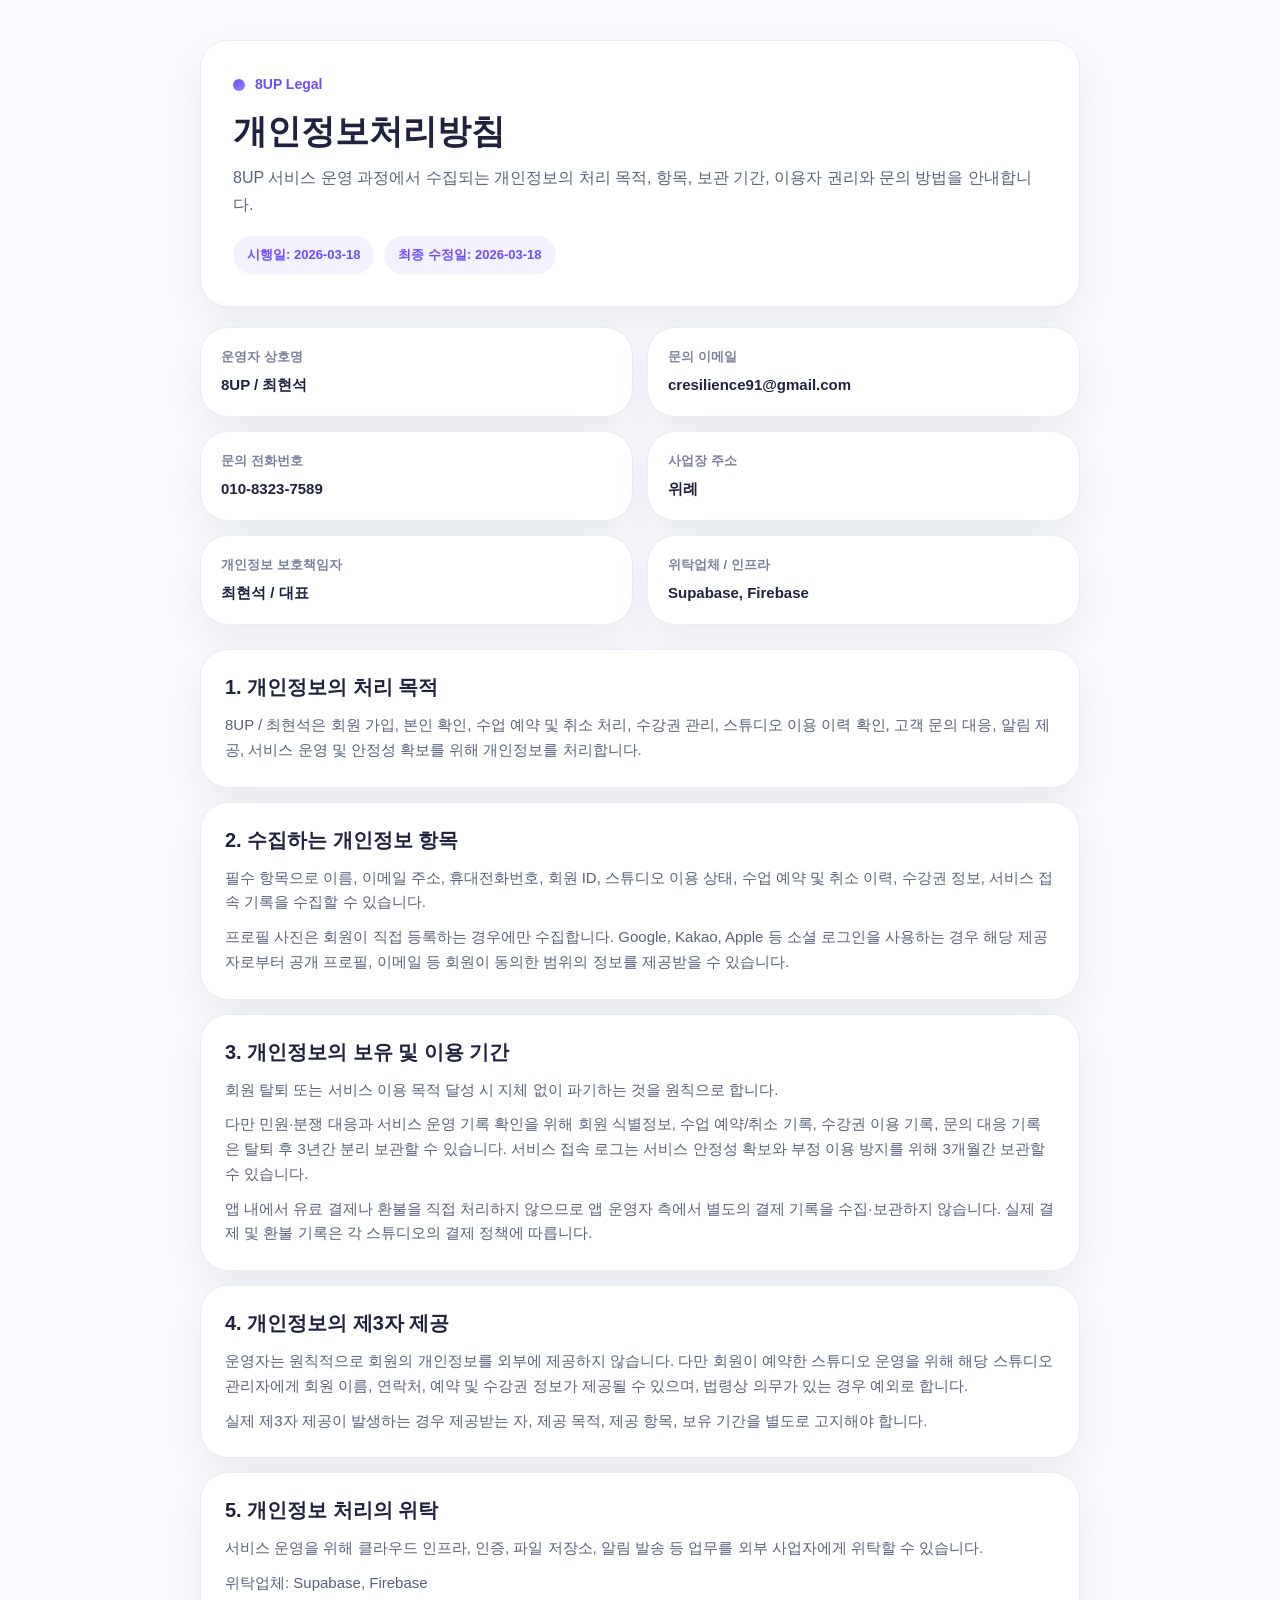
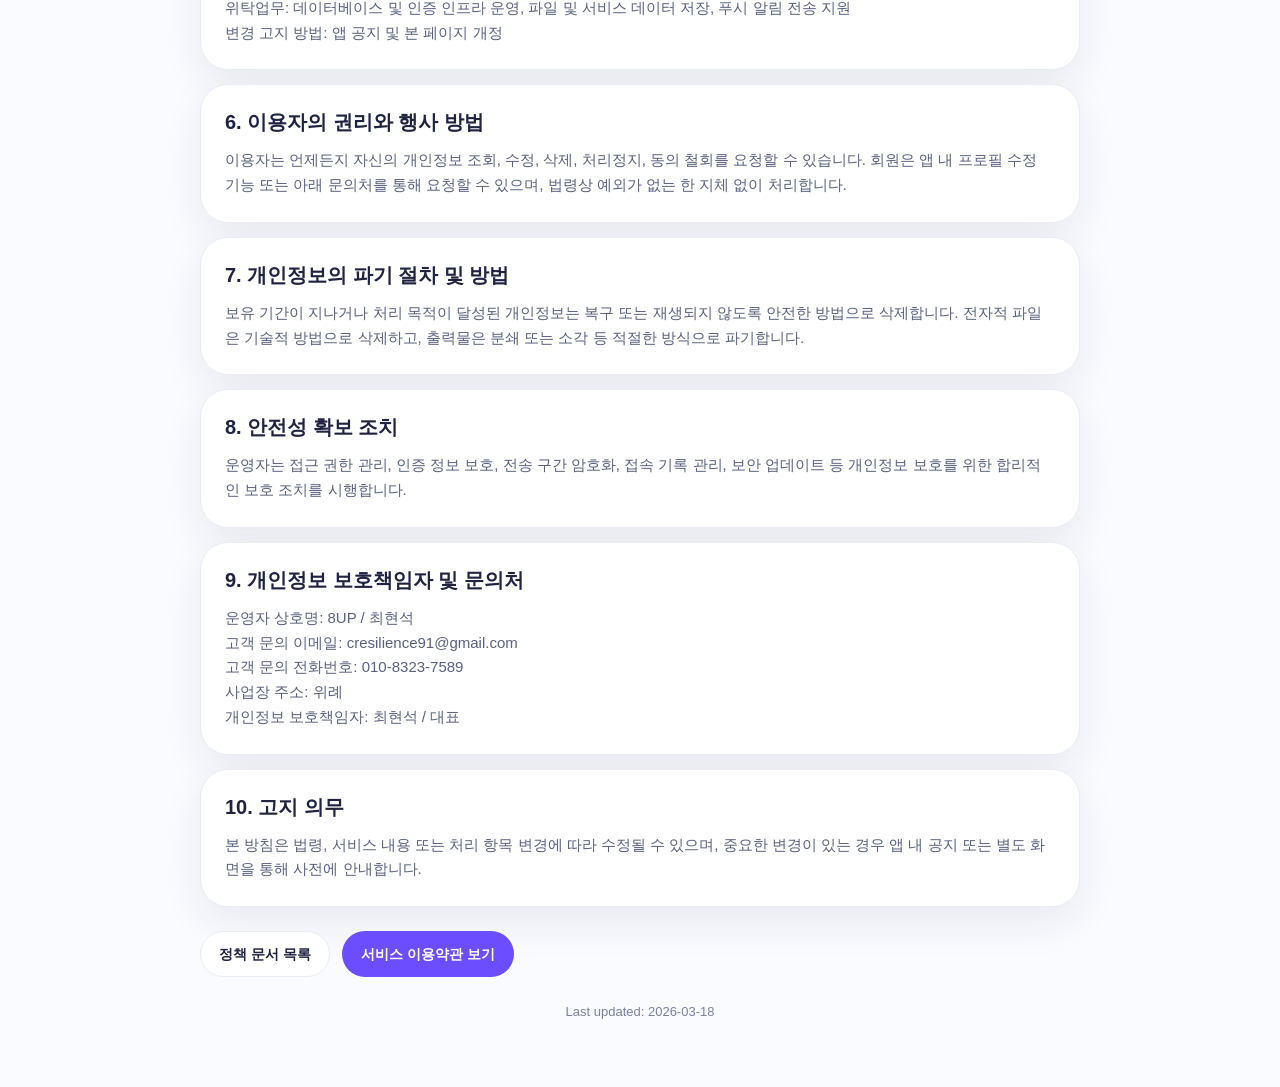
<file: privacy-policy.html>
<!doctype html>
<html lang="ko">
  <head>
    <meta charset="utf-8" />
    <meta name="viewport" content="width=device-width, initial-scale=1" />
    <title>8UP 개인정보처리방침</title>
    <link rel="stylesheet" href="./styles.css" />
  </head>
  <body>
    <main class="shell">
      <section class="hero">
        <div class="brand">
          <span class="brand-mark"></span>
          <span>8UP Legal</span>
        </div>
        <h1>개인정보처리방침</h1>
        <p class="summary">
          8UP 서비스 운영 과정에서 수집되는 개인정보의 처리 목적, 항목, 보관 기간,
          이용자 권리와 문의 방법을 안내합니다.
        </p>
        <div class="meta-row">
          <span class="meta-pill">시행일: 2026-03-18</span>
          <span class="meta-pill">최종 수정일: 2026-03-18</span>
        </div>
      </section>

      <div class="info-grid">
        <article class="card">
          <p class="card-label">운영자 상호명</p>
          <p class="card-value">8UP / 최현석</p>
        </article>
        <article class="card">
          <p class="card-label">문의 이메일</p>
          <p class="card-value">cresilience91@gmail.com</p>
        </article>
        <article class="card">
          <p class="card-label">문의 전화번호</p>
          <p class="card-value">010-8323-7589</p>
        </article>
        <article class="card">
          <p class="card-label">사업장 주소</p>
          <p class="card-value">위례</p>
        </article>
        <article class="card">
          <p class="card-label">개인정보 보호책임자</p>
          <p class="card-value">최현석 / 대표</p>
        </article>
        <article class="card">
          <p class="card-label">위탁업체 / 인프라</p>
          <p class="card-value">Supabase, Firebase</p>
        </article>
      </div>

      <section class="section-list">
        <article class="section">
          <h2>1. 개인정보의 처리 목적</h2>
          <p>
            8UP / 최현석은 회원 가입, 본인 확인, 수업 예약 및 취소 처리, 수강권 관리,
            스튜디오 이용 이력 확인, 고객 문의 대응, 알림 제공, 서비스 운영 및 안정성
            확보를 위해 개인정보를 처리합니다.
          </p>
        </article>

        <article class="section">
          <h2>2. 수집하는 개인정보 항목</h2>
          <p>
            필수 항목으로 이름, 이메일 주소, 휴대전화번호, 회원 ID, 스튜디오 이용
            상태, 수업 예약 및 취소 이력, 수강권 정보, 서비스 접속 기록을 수집할 수
            있습니다.
          </p>
          <p>
            프로필 사진은 회원이 직접 등록하는 경우에만 수집합니다. Google, Kakao,
            Apple 등 소셜 로그인을 사용하는 경우 해당 제공자로부터 공개 프로필,
            이메일 등 회원이 동의한 범위의 정보를 제공받을 수 있습니다.
          </p>
        </article>

        <article class="section">
          <h2>3. 개인정보의 보유 및 이용 기간</h2>
          <p>
            회원 탈퇴 또는 서비스 이용 목적 달성 시 지체 없이 파기하는 것을 원칙으로
            합니다.
          </p>
          <p>
            다만 민원·분쟁 대응과 서비스 운영 기록 확인을 위해 회원 식별정보, 수업
            예약/취소 기록, 수강권 이용 기록, 문의 대응 기록은 탈퇴 후 3년간 분리 보관할
            수 있습니다. 서비스 접속 로그는 서비스 안정성 확보와 부정 이용 방지를 위해
            3개월간 보관할 수 있습니다.
          </p>
          <p>
            앱 내에서 유료 결제나 환불을 직접 처리하지 않으므로 앱 운영자 측에서 별도의
            결제 기록을 수집·보관하지 않습니다. 실제 결제 및 환불 기록은 각 스튜디오의
            결제 정책에 따릅니다.
          </p>
        </article>

        <article class="section">
          <h2>4. 개인정보의 제3자 제공</h2>
          <p>
            운영자는 원칙적으로 회원의 개인정보를 외부에 제공하지 않습니다. 다만
            회원이 예약한 스튜디오 운영을 위해 해당 스튜디오 관리자에게 회원 이름,
            연락처, 예약 및 수강권 정보가 제공될 수 있으며, 법령상 의무가 있는 경우
            예외로 합니다.
          </p>
          <p>
            실제 제3자 제공이 발생하는 경우 제공받는 자, 제공 목적, 제공 항목, 보유
            기간을 별도로 고지해야 합니다.
          </p>
        </article>

        <article class="section">
          <h2>5. 개인정보 처리의 위탁</h2>
          <p>
            서비스 운영을 위해 클라우드 인프라, 인증, 파일 저장소, 알림 발송 등 업무를
            외부 사업자에게 위탁할 수 있습니다.
          </p>
          <p>
            위탁업체: Supabase, Firebase<br />
            위탁업무: 데이터베이스 및 인증 인프라 운영, 파일 및 서비스 데이터 저장,
            푸시 알림 전송 지원<br />
            변경 고지 방법: 앱 공지 및 본 페이지 개정
          </p>
        </article>

        <article class="section">
          <h2>6. 이용자의 권리와 행사 방법</h2>
          <p>
            이용자는 언제든지 자신의 개인정보 조회, 수정, 삭제, 처리정지, 동의 철회를
            요청할 수 있습니다. 회원은 앱 내 프로필 수정 기능 또는 아래 문의처를 통해
            요청할 수 있으며, 법령상 예외가 없는 한 지체 없이 처리합니다.
          </p>
        </article>

        <article class="section">
          <h2>7. 개인정보의 파기 절차 및 방법</h2>
          <p>
            보유 기간이 지나거나 처리 목적이 달성된 개인정보는 복구 또는 재생되지
            않도록 안전한 방법으로 삭제합니다. 전자적 파일은 기술적 방법으로 삭제하고,
            출력물은 분쇄 또는 소각 등 적절한 방식으로 파기합니다.
          </p>
        </article>

        <article class="section">
          <h2>8. 안전성 확보 조치</h2>
          <p>
            운영자는 접근 권한 관리, 인증 정보 보호, 전송 구간 암호화, 접속 기록 관리,
            보안 업데이트 등 개인정보 보호를 위한 합리적인 보호 조치를 시행합니다.
          </p>
        </article>

        <article class="section">
          <h2>9. 개인정보 보호책임자 및 문의처</h2>
          <p>
            운영자 상호명: 8UP / 최현석<br />
            고객 문의 이메일: cresilience91@gmail.com<br />
            고객 문의 전화번호: 010-8323-7589<br />
            사업장 주소: 위례<br />
            개인정보 보호책임자: 최현석 / 대표
          </p>
        </article>

        <article class="section">
          <h2>10. 고지 의무</h2>
          <p>
            본 방침은 법령, 서비스 내용 또는 처리 항목 변경에 따라 수정될 수 있으며,
            중요한 변경이 있는 경우 앱 내 공지 또는 별도 화면을 통해 사전에 안내합니다.
          </p>
        </article>
      </section>

      <div class="link-row">
        <a class="button-link" href="./index.html">정책 문서 목록</a>
        <a class="button-link primary" href="./terms-of-service.html"
          >서비스 이용약관 보기</a
        >
      </div>

      <p class="footer">Last updated: 2026-03-18</p>
    </main>
  </body>
</html>
</file>
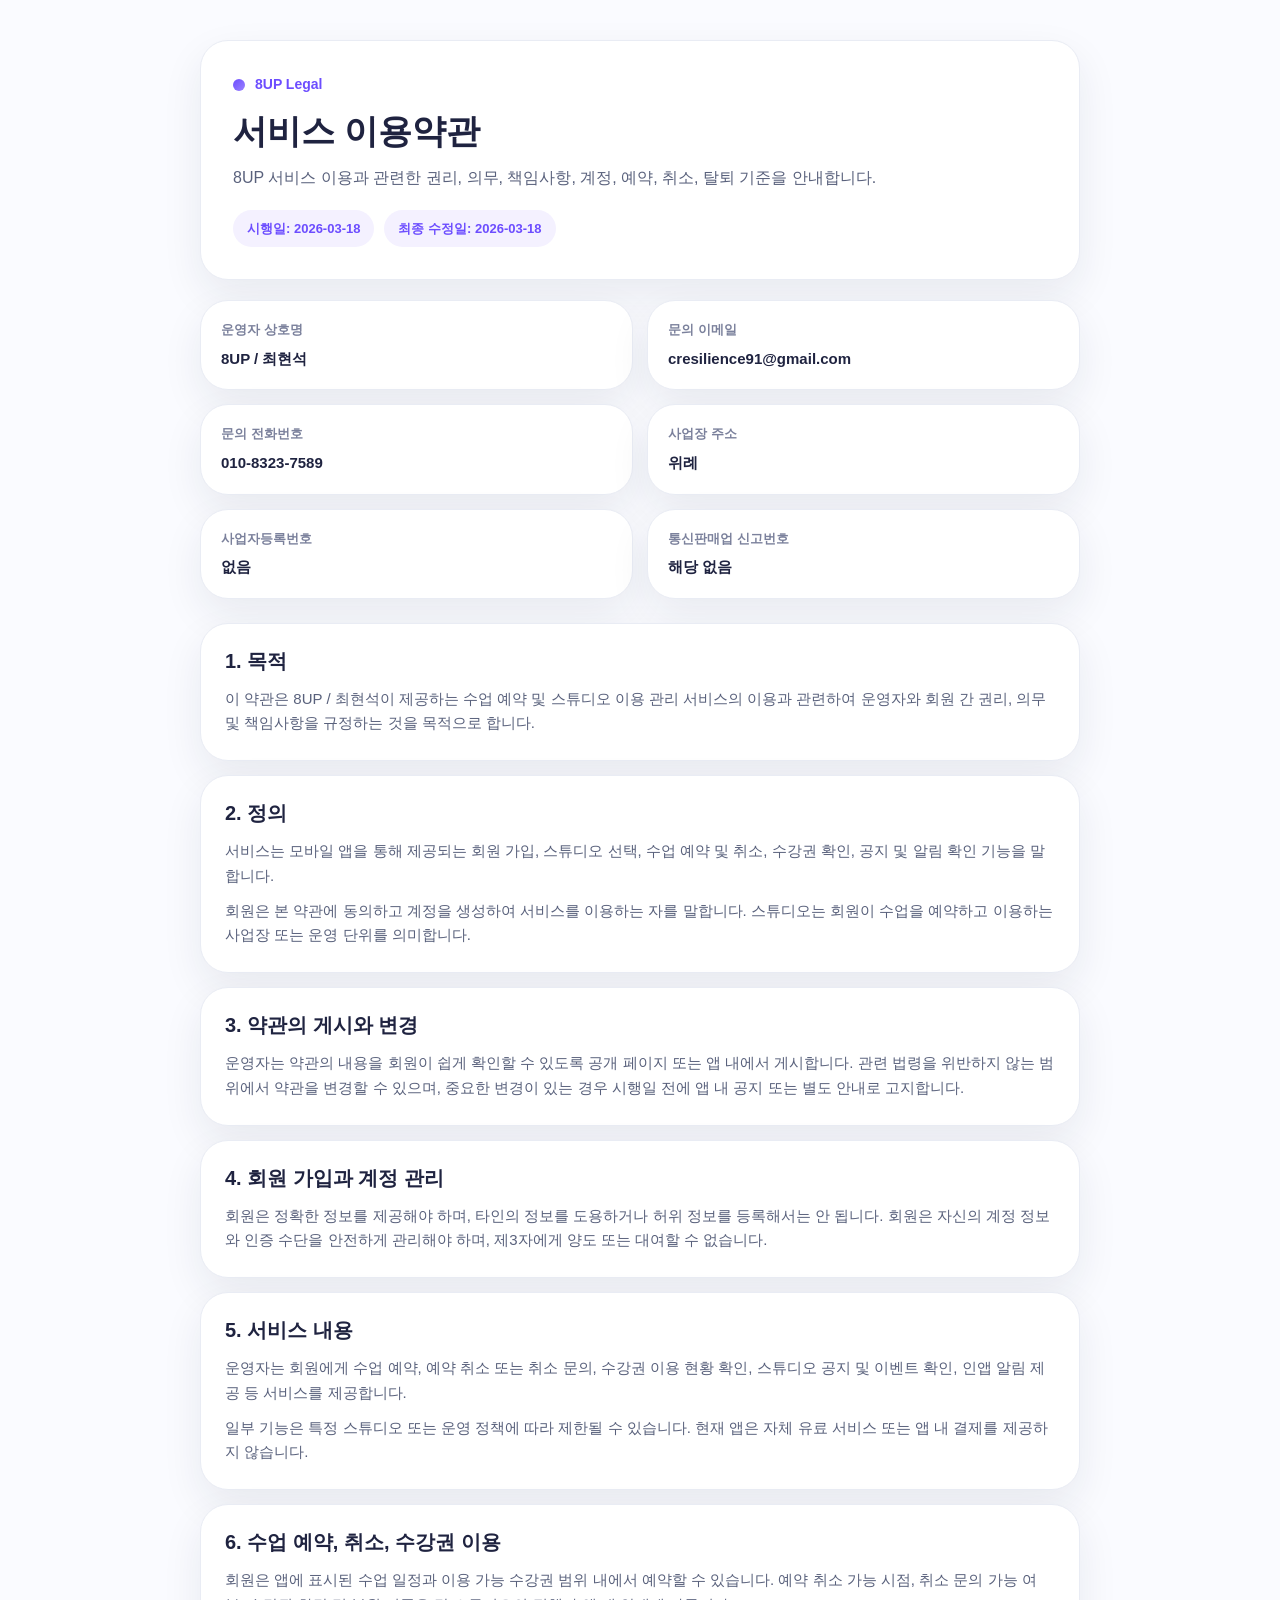
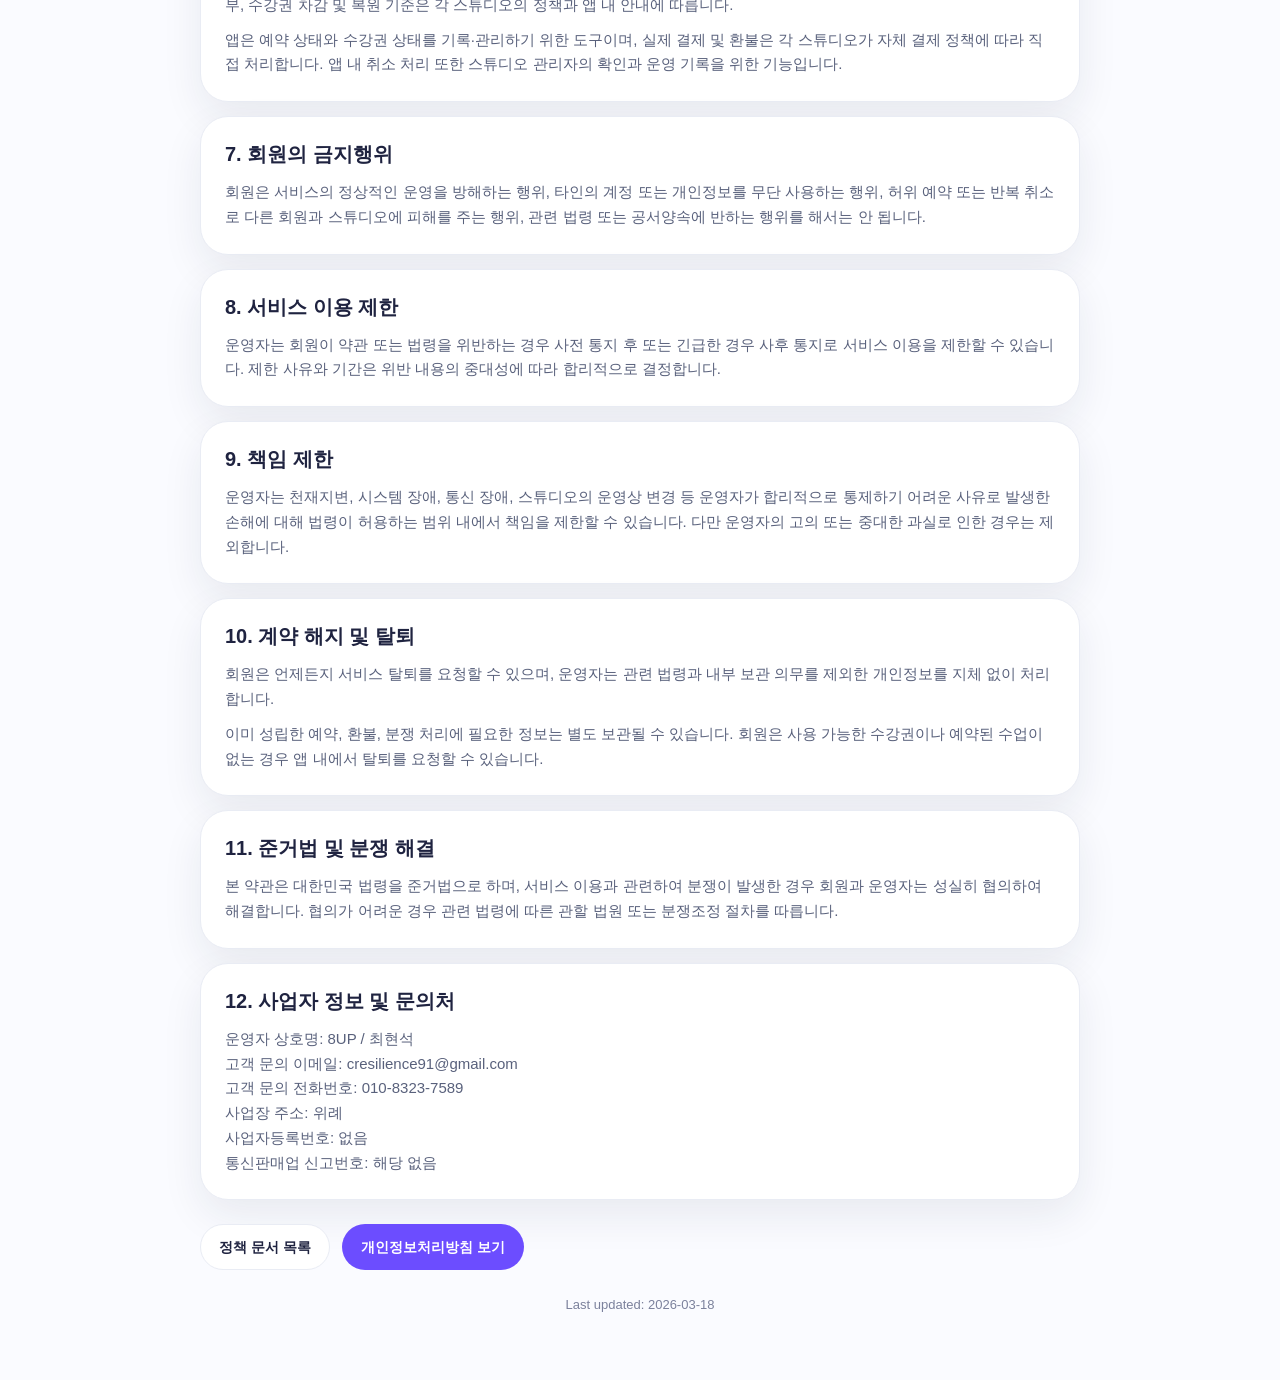
<file: terms-of-service.html>
<!doctype html>
<html lang="ko">
  <head>
    <meta charset="utf-8" />
    <meta name="viewport" content="width=device-width, initial-scale=1" />
    <title>8UP 서비스 이용약관</title>
    <link rel="stylesheet" href="./styles.css" />
  </head>
  <body>
    <main class="shell">
      <section class="hero">
        <div class="brand">
          <span class="brand-mark"></span>
          <span>8UP Legal</span>
        </div>
        <h1>서비스 이용약관</h1>
        <p class="summary">
          8UP 서비스 이용과 관련한 권리, 의무, 책임사항, 계정, 예약, 취소, 탈퇴 기준을
          안내합니다.
        </p>
        <div class="meta-row">
          <span class="meta-pill">시행일: 2026-03-18</span>
          <span class="meta-pill">최종 수정일: 2026-03-18</span>
        </div>
      </section>

      <div class="info-grid">
        <article class="card">
          <p class="card-label">운영자 상호명</p>
          <p class="card-value">8UP / 최현석</p>
        </article>
        <article class="card">
          <p class="card-label">문의 이메일</p>
          <p class="card-value">cresilience91@gmail.com</p>
        </article>
        <article class="card">
          <p class="card-label">문의 전화번호</p>
          <p class="card-value">010-8323-7589</p>
        </article>
        <article class="card">
          <p class="card-label">사업장 주소</p>
          <p class="card-value">위례</p>
        </article>
        <article class="card">
          <p class="card-label">사업자등록번호</p>
          <p class="card-value">없음</p>
        </article>
        <article class="card">
          <p class="card-label">통신판매업 신고번호</p>
          <p class="card-value">해당 없음</p>
        </article>
      </div>

      <section class="section-list">
        <article class="section">
          <h2>1. 목적</h2>
          <p>
            이 약관은 8UP / 최현석이 제공하는 수업 예약 및 스튜디오 이용 관리 서비스의
            이용과 관련하여 운영자와 회원 간 권리, 의무 및 책임사항을 규정하는 것을
            목적으로 합니다.
          </p>
        </article>

        <article class="section">
          <h2>2. 정의</h2>
          <p>
            서비스는 모바일 앱을 통해 제공되는 회원 가입, 스튜디오 선택, 수업 예약 및
            취소, 수강권 확인, 공지 및 알림 확인 기능을 말합니다.
          </p>
          <p>
            회원은 본 약관에 동의하고 계정을 생성하여 서비스를 이용하는 자를 말합니다.
            스튜디오는 회원이 수업을 예약하고 이용하는 사업장 또는 운영 단위를 의미합니다.
          </p>
        </article>

        <article class="section">
          <h2>3. 약관의 게시와 변경</h2>
          <p>
            운영자는 약관의 내용을 회원이 쉽게 확인할 수 있도록 공개 페이지 또는 앱
            내에서 게시합니다. 관련 법령을 위반하지 않는 범위에서 약관을 변경할 수 있으며,
            중요한 변경이 있는 경우 시행일 전에 앱 내 공지 또는 별도 안내로 고지합니다.
          </p>
        </article>

        <article class="section">
          <h2>4. 회원 가입과 계정 관리</h2>
          <p>
            회원은 정확한 정보를 제공해야 하며, 타인의 정보를 도용하거나 허위 정보를
            등록해서는 안 됩니다. 회원은 자신의 계정 정보와 인증 수단을 안전하게 관리해야
            하며, 제3자에게 양도 또는 대여할 수 없습니다.
          </p>
        </article>

        <article class="section">
          <h2>5. 서비스 내용</h2>
          <p>
            운영자는 회원에게 수업 예약, 예약 취소 또는 취소 문의, 수강권 이용 현황 확인,
            스튜디오 공지 및 이벤트 확인, 인앱 알림 제공 등 서비스를 제공합니다.
          </p>
          <p>
            일부 기능은 특정 스튜디오 또는 운영 정책에 따라 제한될 수 있습니다. 현재 앱은
            자체 유료 서비스 또는 앱 내 결제를 제공하지 않습니다.
          </p>
        </article>

        <article class="section">
          <h2>6. 수업 예약, 취소, 수강권 이용</h2>
          <p>
            회원은 앱에 표시된 수업 일정과 이용 가능 수강권 범위 내에서 예약할 수 있습니다.
            예약 취소 가능 시점, 취소 문의 가능 여부, 수강권 차감 및 복원 기준은 각 스튜디오의
            정책과 앱 내 안내에 따릅니다.
          </p>
          <p>
            앱은 예약 상태와 수강권 상태를 기록·관리하기 위한 도구이며, 실제 결제 및 환불은
            각 스튜디오가 자체 결제 정책에 따라 직접 처리합니다. 앱 내 취소 처리 또한 스튜디오
            관리자의 확인과 운영 기록을 위한 기능입니다.
          </p>
        </article>

        <article class="section">
          <h2>7. 회원의 금지행위</h2>
          <p>
            회원은 서비스의 정상적인 운영을 방해하는 행위, 타인의 계정 또는 개인정보를 무단
            사용하는 행위, 허위 예약 또는 반복 취소로 다른 회원과 스튜디오에 피해를 주는 행위,
            관련 법령 또는 공서양속에 반하는 행위를 해서는 안 됩니다.
          </p>
        </article>

        <article class="section">
          <h2>8. 서비스 이용 제한</h2>
          <p>
            운영자는 회원이 약관 또는 법령을 위반하는 경우 사전 통지 후 또는 긴급한 경우 사후
            통지로 서비스 이용을 제한할 수 있습니다. 제한 사유와 기간은 위반 내용의 중대성에
            따라 합리적으로 결정합니다.
          </p>
        </article>

        <article class="section">
          <h2>9. 책임 제한</h2>
          <p>
            운영자는 천재지변, 시스템 장애, 통신 장애, 스튜디오의 운영상 변경 등 운영자가
            합리적으로 통제하기 어려운 사유로 발생한 손해에 대해 법령이 허용하는 범위 내에서
            책임을 제한할 수 있습니다. 다만 운영자의 고의 또는 중대한 과실로 인한 경우는
            제외합니다.
          </p>
        </article>

        <article class="section">
          <h2>10. 계약 해지 및 탈퇴</h2>
          <p>
            회원은 언제든지 서비스 탈퇴를 요청할 수 있으며, 운영자는 관련 법령과 내부 보관
            의무를 제외한 개인정보를 지체 없이 처리합니다.
          </p>
          <p>
            이미 성립한 예약, 환불, 분쟁 처리에 필요한 정보는 별도 보관될 수 있습니다. 회원은
            사용 가능한 수강권이나 예약된 수업이 없는 경우 앱 내에서 탈퇴를 요청할 수 있습니다.
          </p>
        </article>

        <article class="section">
          <h2>11. 준거법 및 분쟁 해결</h2>
          <p>
            본 약관은 대한민국 법령을 준거법으로 하며, 서비스 이용과 관련하여 분쟁이 발생한
            경우 회원과 운영자는 성실히 협의하여 해결합니다. 협의가 어려운 경우 관련 법령에
            따른 관할 법원 또는 분쟁조정 절차를 따릅니다.
          </p>
        </article>

        <article class="section">
          <h2>12. 사업자 정보 및 문의처</h2>
          <p>
            운영자 상호명: 8UP / 최현석<br />
            고객 문의 이메일: cresilience91@gmail.com<br />
            고객 문의 전화번호: 010-8323-7589<br />
            사업장 주소: 위례<br />
            사업자등록번호: 없음<br />
            통신판매업 신고번호: 해당 없음
          </p>
        </article>
      </section>

      <div class="link-row">
        <a class="button-link" href="./index.html">정책 문서 목록</a>
        <a class="button-link primary" href="./privacy-policy.html"
          >개인정보처리방침 보기</a
        >
      </div>

      <p class="footer">Last updated: 2026-03-18</p>
    </main>
  </body>
</html>
</file>
<file: styles.css>
:root {
  --primary: #6c4dff;
  --primary-soft: #f4f1ff;
  --title: #1f2340;
  --body: #59617c;
  --subtle: #7b819c;
  --surface: #ffffff;
  --background: #fafbff;
  --border: #e9ecf4;
  --warning-bg: #fff4e8;
  --warning-fg: #f4a340;
  --shadow: 0 16px 40px rgba(31, 35, 64, 0.08);
}

* {
  box-sizing: border-box;
}

html,
body {
  margin: 0;
  padding: 0;
  background: var(--background);
  color: var(--body);
  font-family:
    -apple-system, BlinkMacSystemFont, "Apple SD Gothic Neo", "Noto Sans KR",
    "Segoe UI", sans-serif;
  line-height: 1.65;
}

body {
  padding: 40px 20px 64px;
}

.shell {
  max-width: 880px;
  margin: 0 auto;
}

.hero,
.card,
.section {
  background: var(--surface);
  border: 1px solid var(--border);
  border-radius: 28px;
  box-shadow: var(--shadow);
}

.hero {
  padding: 32px;
  margin-bottom: 20px;
}

.brand {
  display: inline-flex;
  align-items: center;
  gap: 10px;
  margin-bottom: 14px;
  font-size: 14px;
  font-weight: 700;
  color: var(--primary);
}

.brand-mark {
  width: 12px;
  height: 12px;
  border-radius: 999px;
  background: linear-gradient(135deg, var(--primary), #9b83ff);
}

h1 {
  margin: 0;
  color: var(--title);
  font-size: 34px;
  line-height: 1.2;
  font-weight: 800;
}

.summary {
  margin: 14px 0 0;
  font-size: 16px;
}

.meta-row {
  display: flex;
  flex-wrap: wrap;
  gap: 10px;
  margin-top: 18px;
}

.meta-pill {
  display: inline-flex;
  align-items: center;
  min-height: 36px;
  padding: 8px 14px;
  border-radius: 999px;
  background: var(--primary-soft);
  color: var(--primary);
  font-size: 13px;
  font-weight: 700;
}

.warning {
  margin-top: 18px;
  padding: 14px 16px;
  border-radius: 18px;
  background: var(--warning-bg);
  color: var(--warning-fg);
  font-size: 14px;
  font-weight: 700;
}

.info-grid {
  display: grid;
  grid-template-columns: repeat(2, minmax(0, 1fr));
  gap: 14px;
  margin: 20px 0 24px;
}

.card {
  padding: 18px 20px;
}

.card-label {
  margin: 0 0 6px;
  color: var(--subtle);
  font-size: 13px;
  font-weight: 700;
}

.card-value {
  margin: 0;
  color: var(--title);
  font-size: 15px;
  font-weight: 700;
}

.placeholder {
  color: var(--warning-fg);
  font-weight: 800;
}

.section-list {
  display: grid;
  gap: 14px;
}

.section {
  padding: 24px;
}

h2 {
  margin: 0 0 12px;
  color: var(--title);
  font-size: 20px;
  line-height: 1.35;
  font-weight: 800;
}

p,
li {
  margin: 0;
  font-size: 15px;
}

ul {
  margin: 0;
  padding-left: 20px;
}

ul + p,
p + ul,
p + p {
  margin-top: 10px;
}

.link-row {
  display: flex;
  flex-wrap: wrap;
  gap: 12px;
  margin-top: 24px;
}

.button-link {
  display: inline-flex;
  align-items: center;
  justify-content: center;
  min-height: 46px;
  padding: 0 18px;
  border-radius: 999px;
  border: 1px solid var(--border);
  background: var(--surface);
  color: var(--title);
  font-size: 14px;
  font-weight: 700;
  text-decoration: none;
}

.button-link.primary {
  border-color: transparent;
  background: var(--primary);
  color: #fff;
}

.footer {
  margin-top: 24px;
  color: var(--subtle);
  font-size: 13px;
  text-align: center;
}

@media (max-width: 720px) {
  body {
    padding: 20px 14px 40px;
  }

  .hero,
  .section {
    padding: 22px;
    border-radius: 24px;
  }

  h1 {
    font-size: 28px;
  }

  .info-grid {
    grid-template-columns: 1fr;
  }
}
</file>
